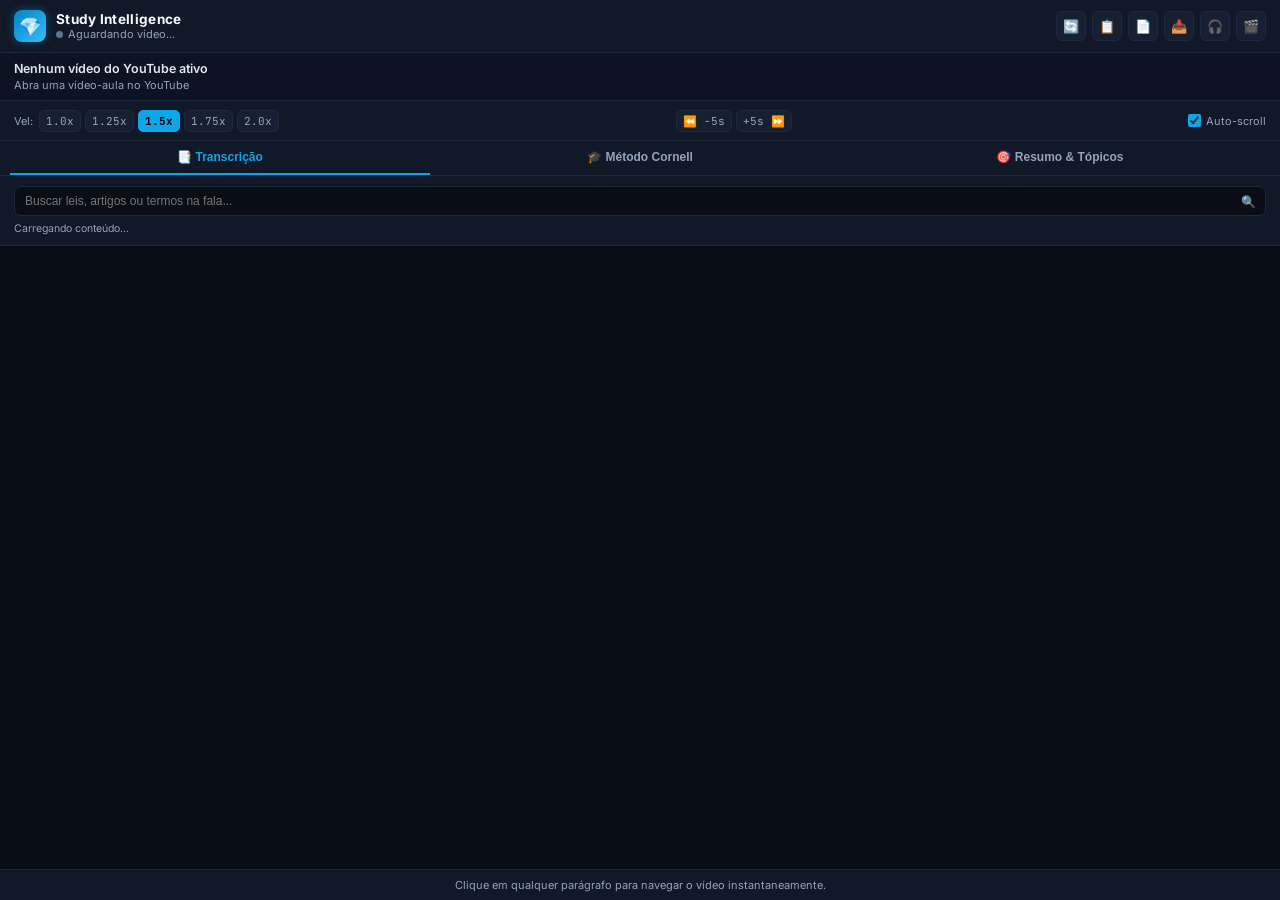
<file: chrome_extension/sidepanel/index.html>
<!DOCTYPE html>
<html lang="pt-BR">
<head>
  <meta charset="UTF-8">
  <meta name="viewport" content="width=device-width, initial-scale=1.0">
  <title>YouTube Study Intelligence</title>
  <link rel="stylesheet" href="style.css">
  <link rel="preconnect" href="https://fonts.googleapis.com">
  <link rel="preconnect" href="https://fonts.gstatic.com" crossorigin>
  <link href="https://fonts.googleapis.com/css2?family=Inter:wght@400;500;600;700&family=JetBrains+Mono:wght@400;600&display=swap" rel="stylesheet">
</head>
<body>

  <!-- Top App Header -->
  <header class="app-header">
    <div class="header-brand">
      <div class="diamond-badge">💎</div>
      <div class="brand-text">
        <h1 class="brand-title">Study Intelligence</h1>
        <div class="sync-indicator" id="sync-status">
          <span class="status-dot"></span>
          <span id="sync-label">Aguardando vídeo...</span>
        </div>
      </div>
    </div>

    <div class="header-actions">
      <button class="icon-btn" id="btn-refresh" title="Atualizar dados da aula">🔄</button>
      <button class="icon-btn" id="btn-copy" title="Copiar transcrição">📋</button>
      <button class="icon-btn" id="btn-download-pdf" title="Baixar Caderno de Estudos em PDF Estruturado (Método Cornell)">📄</button>
      <button class="icon-btn" id="btn-download" title="Baixar notas em Markdown">📥</button>
      <button class="icon-btn" id="btn-download-audio" title="Baixar áudio (MP3/M4A) para ouvir em mobilidade">🎧</button>
      <button class="icon-btn" id="btn-download-video" title="Baixar vídeo completo (MP4 720p/1080p)">🎬</button>
    </div>
  </header>

  <!-- Video Info Bar -->
  <div class="video-info-strip">
    <div class="video-title" id="display-video-title">Nenhum vídeo do YouTube ativo</div>
    <div class="video-channel" id="display-video-channel">Abra uma vídeo-aula no YouTube</div>
  </div>

  <!-- Player Control Bar -->
  <div class="controls-bar">
    <div class="speed-selector">
      <span class="ctrl-label">Vel:</span>
      <button class="btn-speed" data-rate="1.0">1.0x</button>
      <button class="btn-speed" data-rate="1.25">1.25x</button>
      <button class="btn-speed active" data-rate="1.5">1.5x</button>
      <button class="btn-speed" data-rate="1.75">1.75x</button>
      <button class="btn-speed" data-rate="2.0">2.0x</button>
    </div>

    <div class="step-controls">
      <button class="btn-step" id="btn-rewind" title="Voltar 5 segundos">⏪ -5s</button>
      <button class="btn-step" id="btn-forward" title="Avançar 5 segundos">+5s ⏩</button>
    </div>

    <div class="auto-scroll-wrap">
      <label class="toggle-label">
        <input type="checkbox" id="toggle-autoscroll" checked>
        <span>Auto-scroll</span>
      </label>
    </div>
  </div>

  <!-- Tab Navigation -->
  <nav class="tabs-nav">
    <button class="tab-btn active" data-tab="transcript">📑 Transcrição</button>
    <button class="tab-btn" data-tab="cornell">🎓 Método Cornell</button>
    <button class="tab-btn" data-tab="summary">🎯 Resumo & Tópicos</button>
  </nav>

  <!-- Search Filter Box -->
  <div class="search-section" id="search-section">
    <div class="search-wrapper">
      <input type="search" id="input-search" class="search-field" placeholder="Buscar leis, artigos ou termos na fala...">
      <span class="search-glass">🔍</span>
    </div>
    <div class="search-counter" id="search-counter">Carregando conteúdo...</div>
  </div>

  <!-- Main Content Container -->
  <main class="content-scrollable">
    
    <!-- Tab 1: Transcrição Sincronizada -->
    <section class="tab-pane active" id="pane-transcript">
      <div id="transcript-list" class="cards-list">
        <!-- Parágrafos inseridos dinamicamente -->
      </div>
    </section>

    <!-- Tab 2: Método Cornell -->
    <section class="tab-pane" id="pane-cornell">
      <div class="cornell-container" id="cornell-display">
        <!-- Caderno Cornell inserido dinamicamente -->
      </div>
    </section>

    <!-- Tab 3: Resumo & Tópicos -->
    <section class="tab-pane" id="pane-summary">
      <div class="summary-container" id="summary-display">
        <!-- Resumo inserido dinamicamente -->
      </div>
    </section>

    <!-- Estado Vazio / Carregamento -->
    <div class="empty-state" id="empty-state" style="display: none;">
      <div class="empty-icon">⏳</div>
      <h3 id="empty-title">Conectando ao Motor de Estudos...</h3>
      <p id="empty-desc">Certifique-se de que o vídeo do YouTube possui legendas ativas ou inicie o motor local com <code>python resumidor.py --serve</code>.</p>
      <button class="btn-action" id="btn-manual-load">⚡ Carregar Transcrição</button>
    </div>

  </main>

  <!-- Footer Actions -->
  <footer class="app-footer">
    <div class="footer-tip">Clique em qualquer parágrafo para navegar o vídeo instantaneamente.</div>
  </footer>

  <script src="script.js"></script>
</body>
</html>
</file>
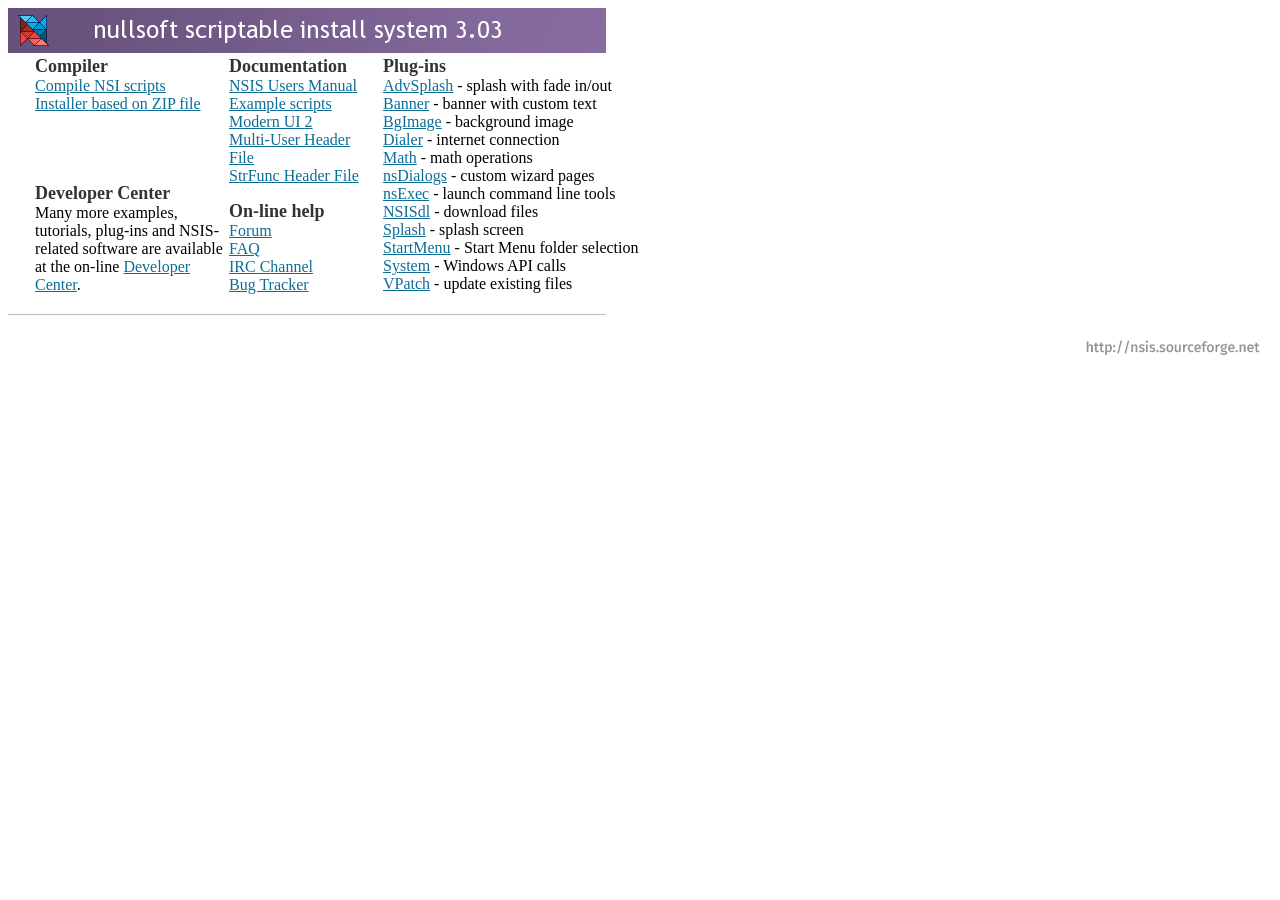
<file: tools/nsis/Menu/index.html>
<html>
<head><title>NSIS Menu</title></head>
<body link="#0C6E97">
	<div><img src="images/header.gif" width="598" height="45"></div>
	<table border="0">
		<tr>
			<td width="20">
			</td>
			<td width="190" valign="top">
				<p>
					<font size="+1" color="#333333"><b>Compiler</b></font><br>
					<a href="BIN:makensisw">Compile NSI scripts</a><br>
					<a href="BIN:zip2exe">Installer based on ZIP file</a><br>
					<br>
					<br>
					<br>
				</p>
				<p>
					<font size="+1" color="#333333"><b>Developer Center</b></font><br>
					Many more examples, tutorials, plug-ins and NSIS-related software are available
					at the on-line <a href="WEB:http://nsis.sourceforge.net/Developer_Center">Developer Center</a>.
				</p>
				</td>
			<td width="150" valign="top">
				<p>
					<font size="+1" color="#333333"><b>Documentation</b></font><br>
					<a href="DOC:NSIS.chm">NSIS Users Manual</a><br>
					<a href="DOC:Examples">Example scripts</a><br>
					<a href="DOC:Docs/Modern UI 2/Readme.html">Modern UI 2</a><br>
					<a href="DOC:Docs/MultiUser/Readme.html">Multi-User Header File</a><br>
					<a href="DOC:Docs/StrFunc/StrFunc.txt">StrFunc Header File</a></p>
				<p>
					<font size="+1" color="#333333"><b>On-line help</b></font><br>
					<a href="WEB:http://forums.winamp.com/forumdisplay.php?s=&forumid=65">Forum</a><br>
					<a href="WEB:http://nsis.sourceforge.net/FAQ">FAQ</a><br>
					<a href="WEB:irc://irc.landoleet.org/nsis">IRC Channel</a><br>
					<a href="WEB:http://sourceforge.net/tracker/?group_id=22049&atid=373085">Bug Tracker</a><br>
			</td>
			<td valign="top">
				<p>
					<font size="+1" color="#333333"><b>Plug-ins</b></font><br>
					<a href="DOC:Docs/AdvSplash/advsplash.txt">AdvSplash</a> - splash with fade in/out<br>
					<a href="DOC:Docs/Banner/Readme.txt">Banner</a> - banner with custom text<br>
					<a href="DOC:Docs/BgImage/BgImage.txt">BgImage</a> - background image<br>
					<a href="DOC:Docs/Dialer/Dialer.txt">Dialer</a> - internet connection<br>
					<a href="DOC:Docs/Math/Math.txt">Math</a> - math operations<br>
					<a href="DOC:Docs/nsDialogs/Readme.html">nsDialogs</a> - custom wizard pages<br>
					<a href="DOC:Docs/nsExec/nsExec.txt">nsExec</a> - launch command line tools<br>
					<a href="DOC:Docs/NSISdl/ReadMe.txt">NSISdl</a> - download files<br>
					<a href="DOC:Docs/Splash/splash.txt">Splash</a> - splash screen<br>
					<a href="DOC:Docs/StartMenu/Readme.txt">StartMenu</a> - Start Menu folder selection<br>
					<a href="DOC:Docs/System/System.html">System</a> - Windows API calls<br>
					<a href="DOC:Docs/VPatch/Readme.html">VPatch</a> - update existing files</p>
			</td>
		</tr>
	</table>
	<p>
		<img src="images/line.gif" width="598" height="3">
	</p>
	<div align="right">
		<a href="WEB:http://nsis.sourceforge.net/"><img src="images/site.gif" width="200" height="25"></a>
	</div>
</body>
</html>
</file>
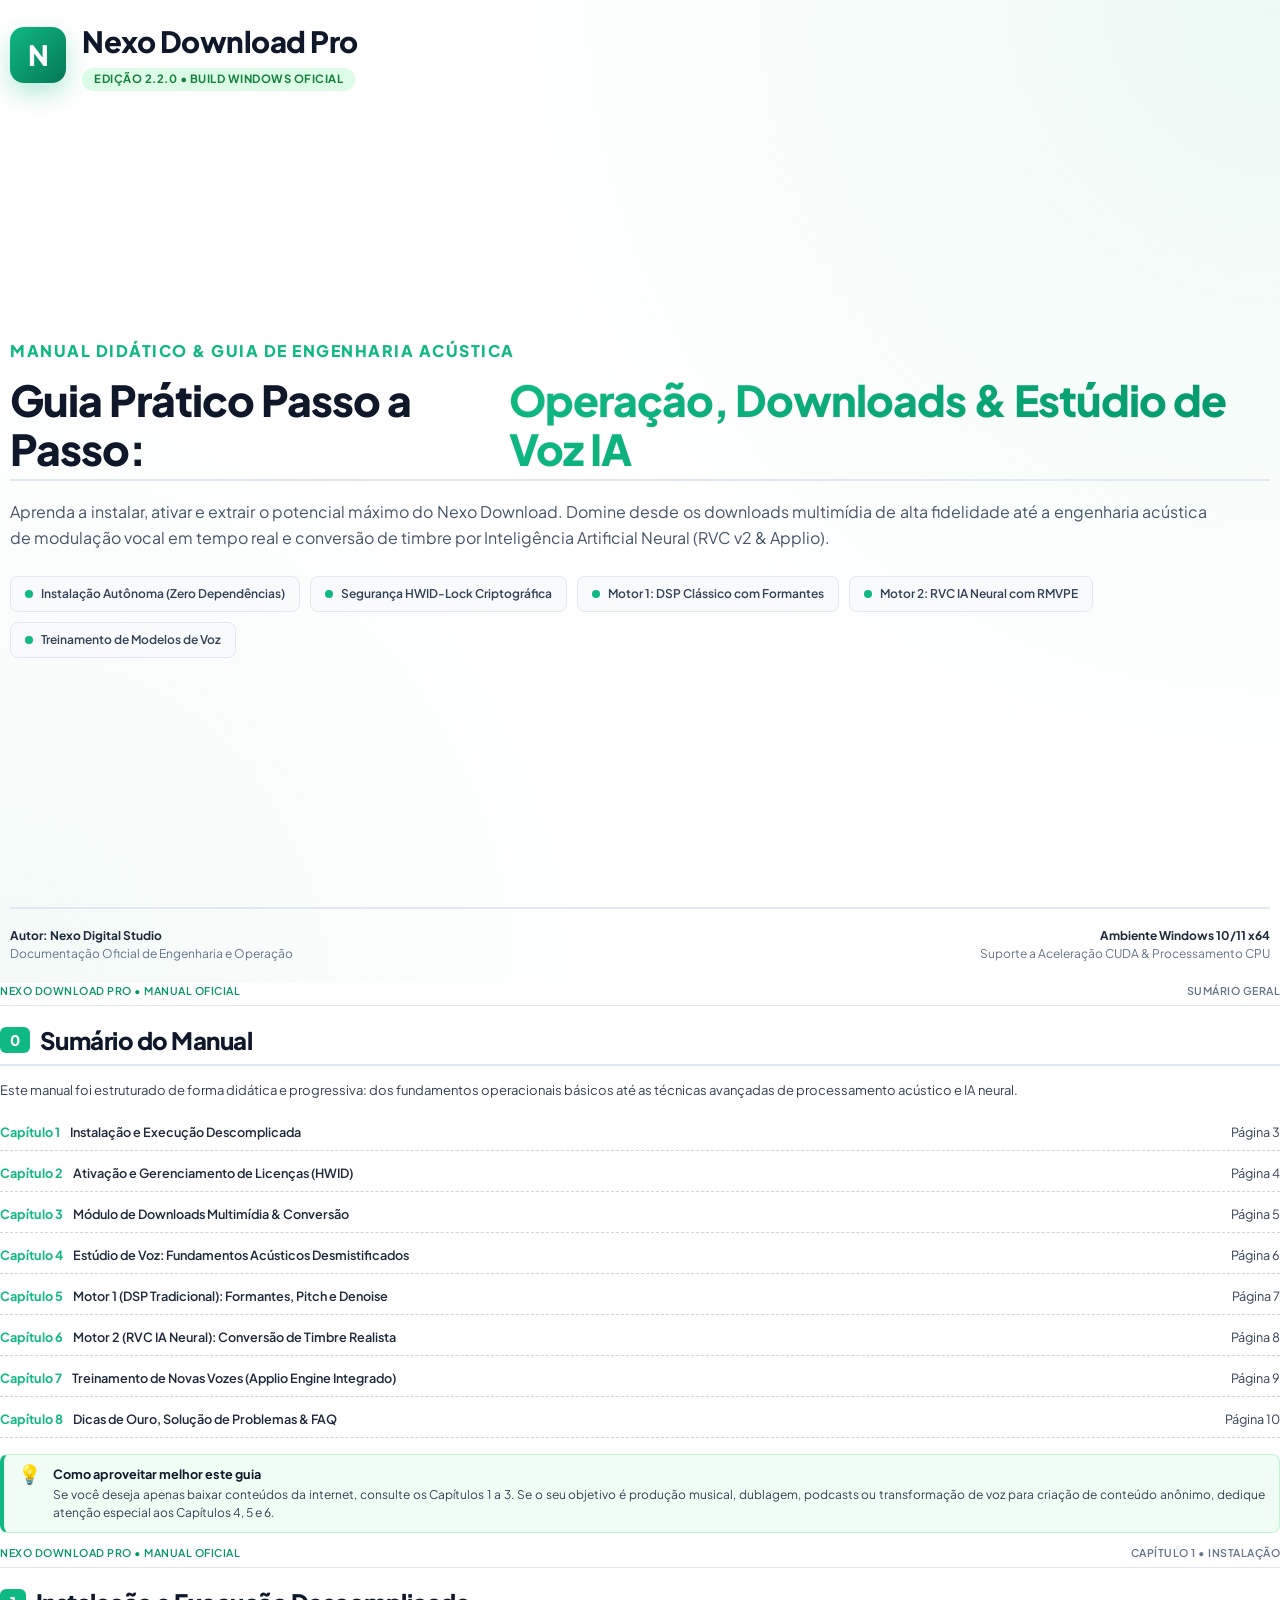
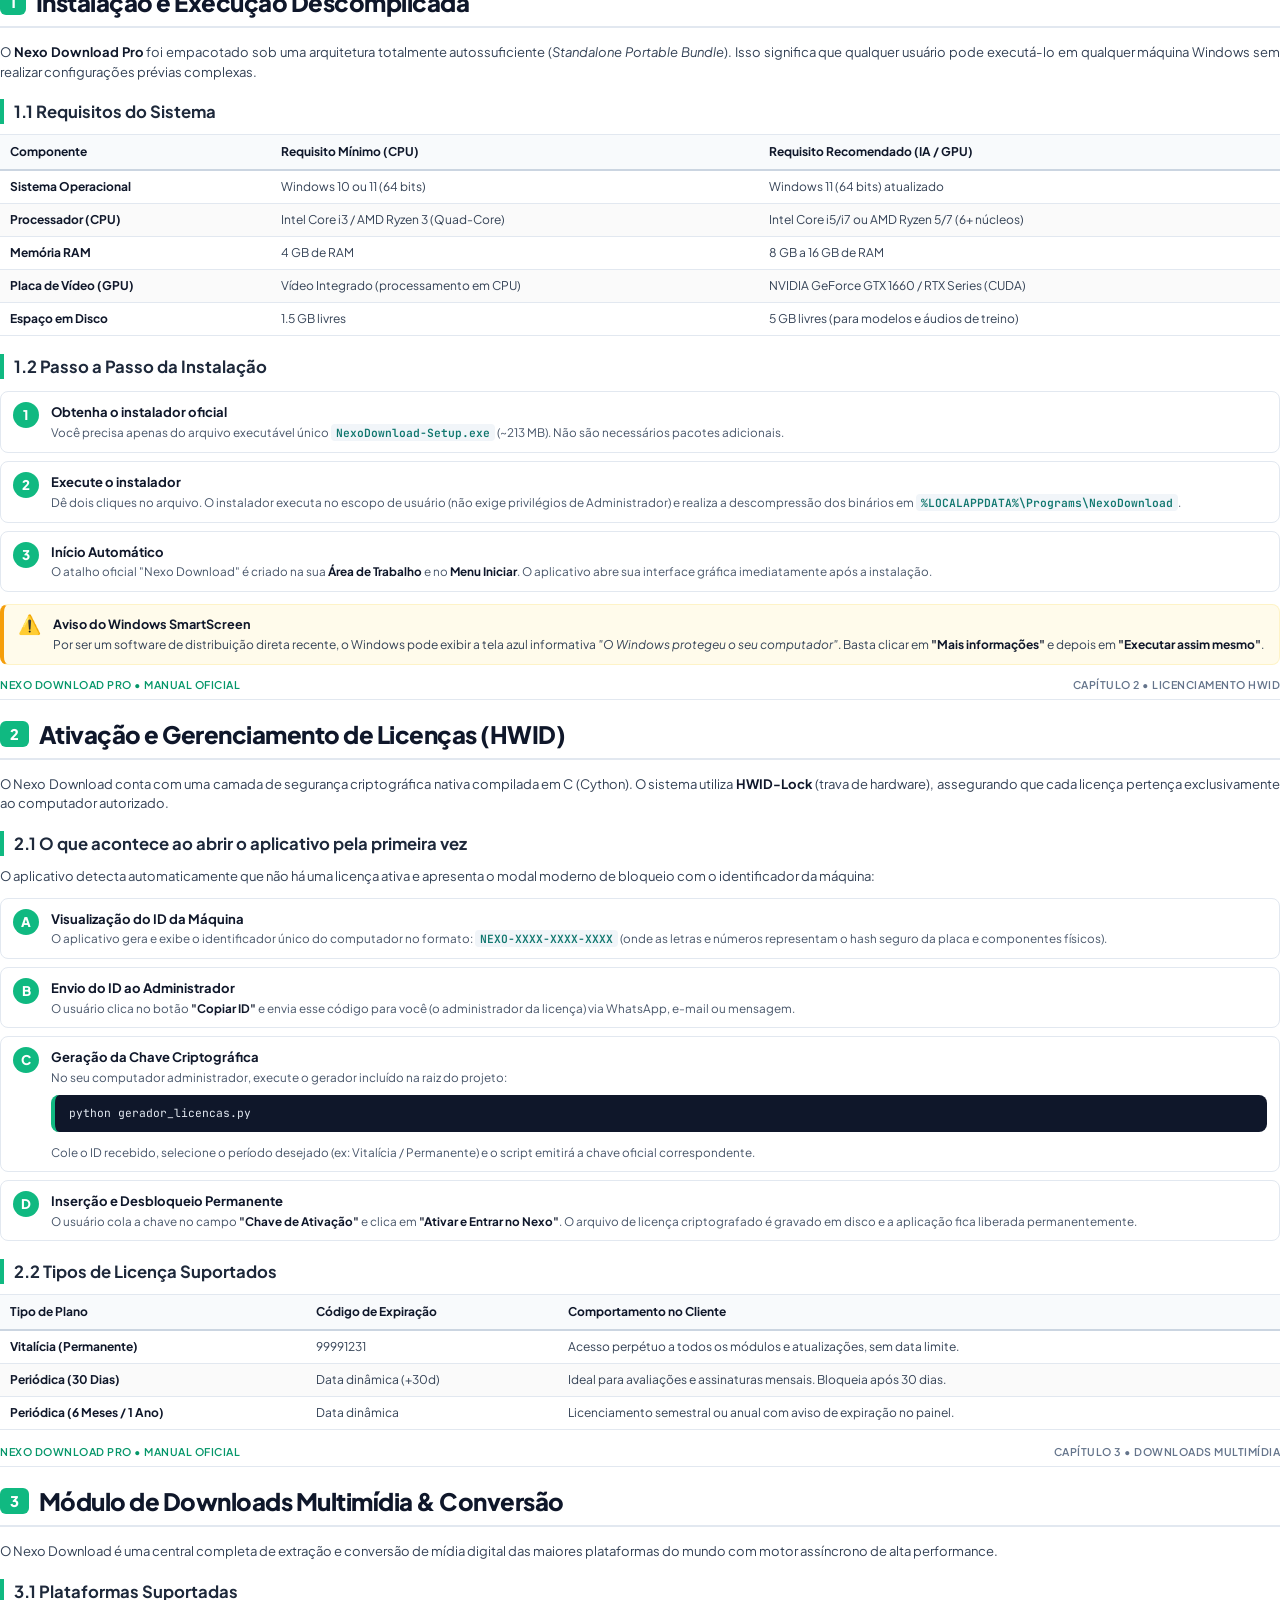
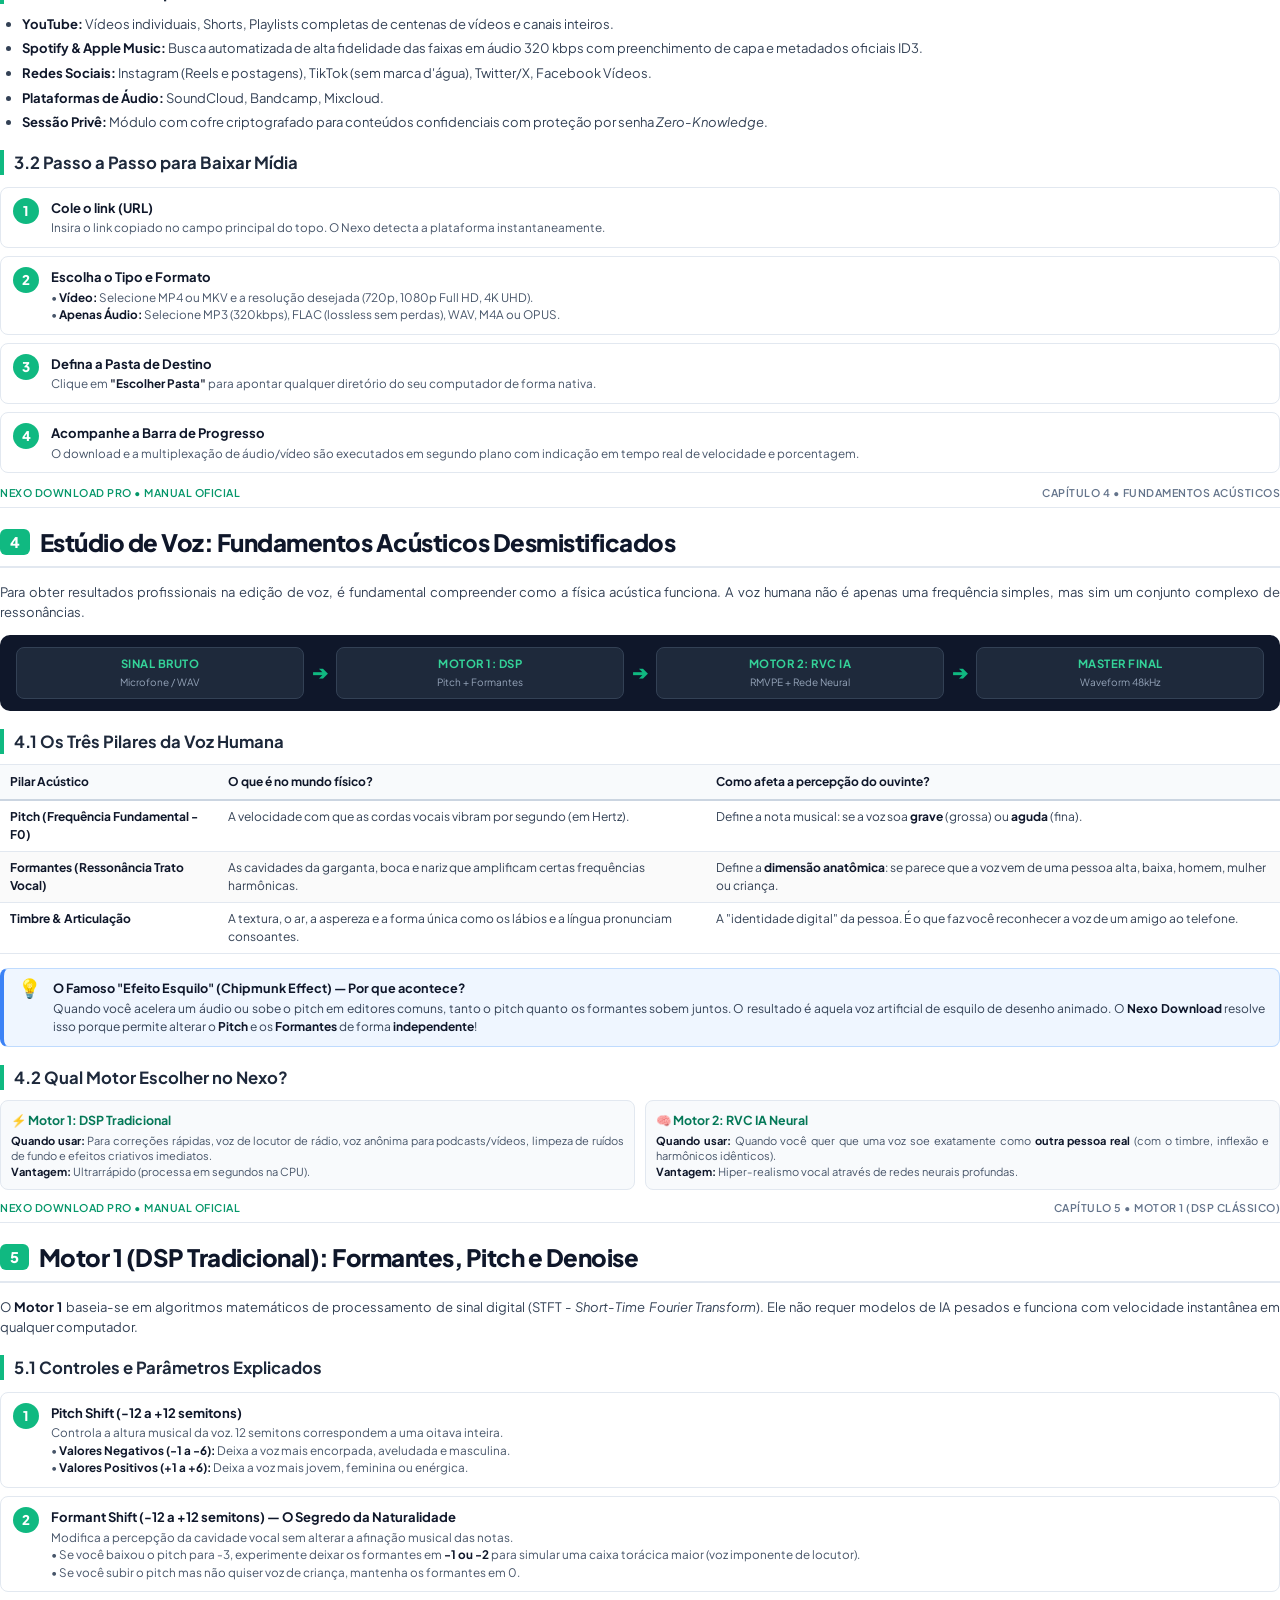
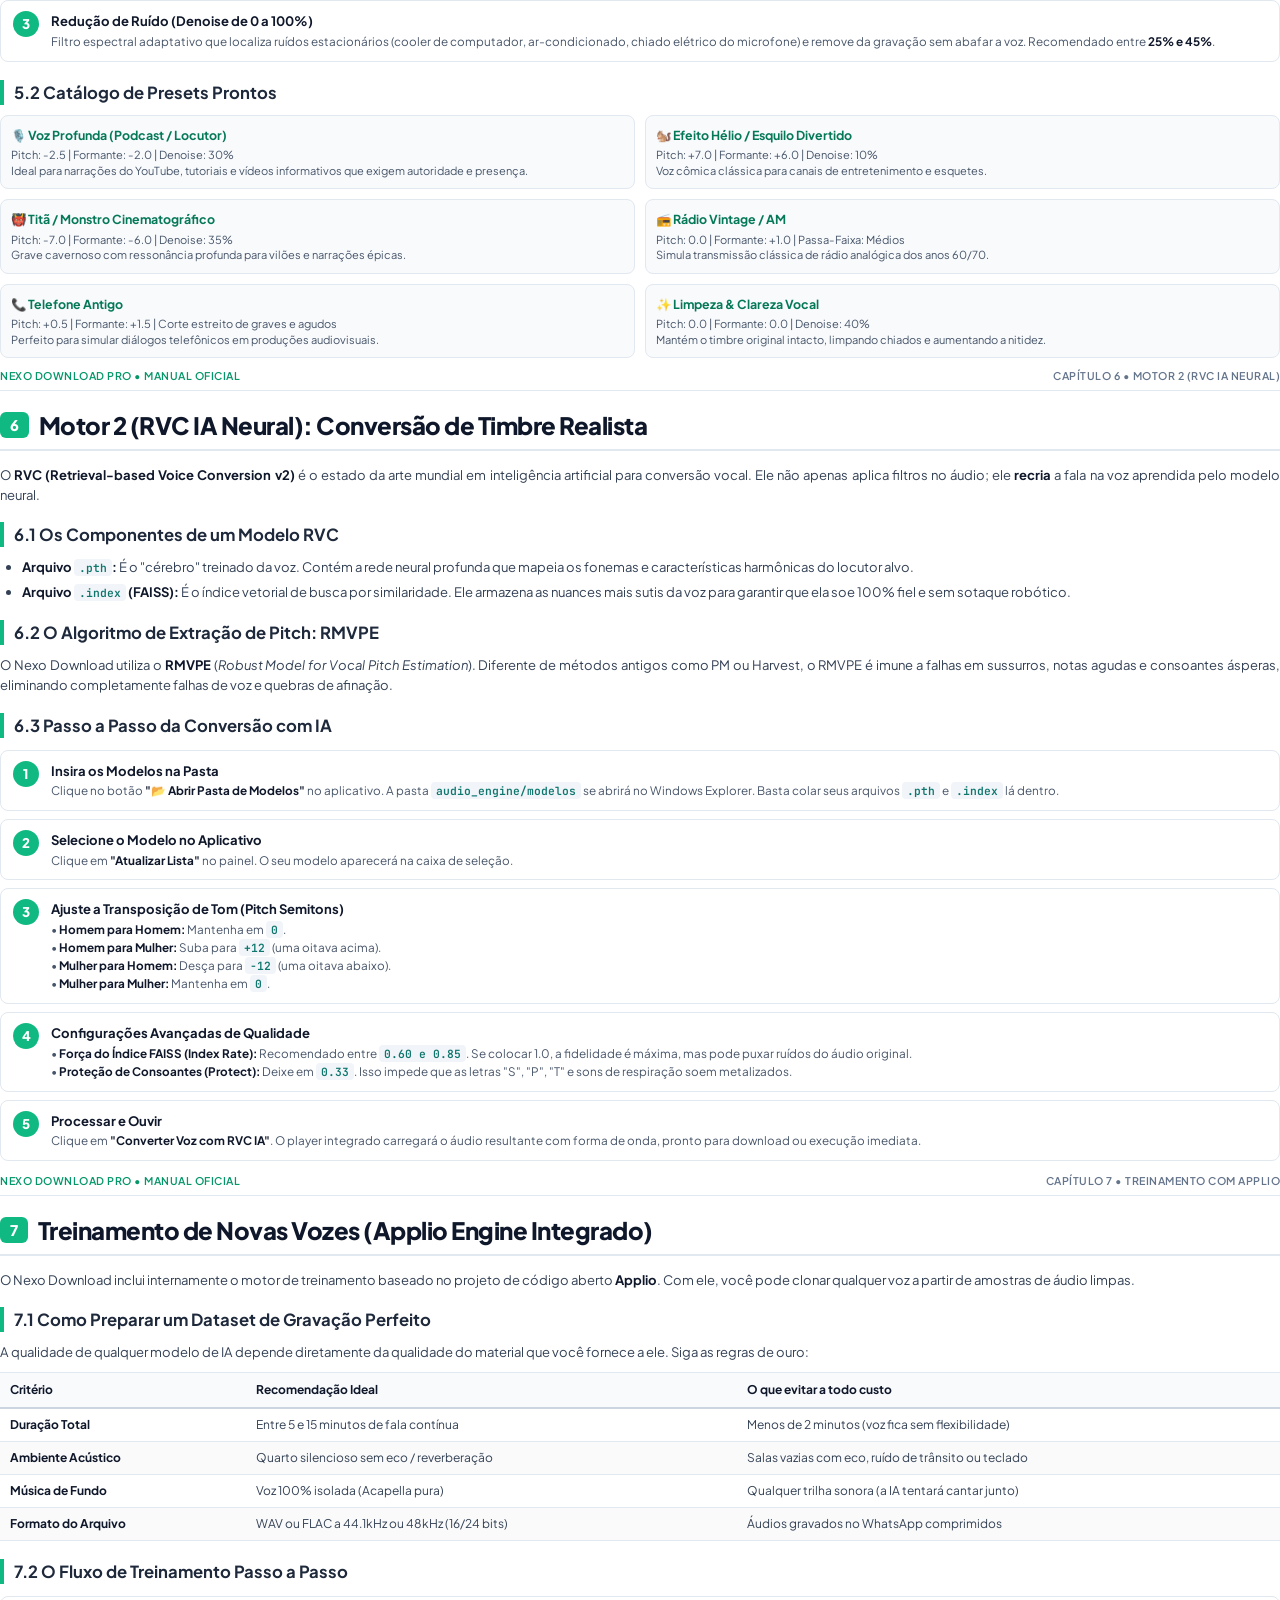
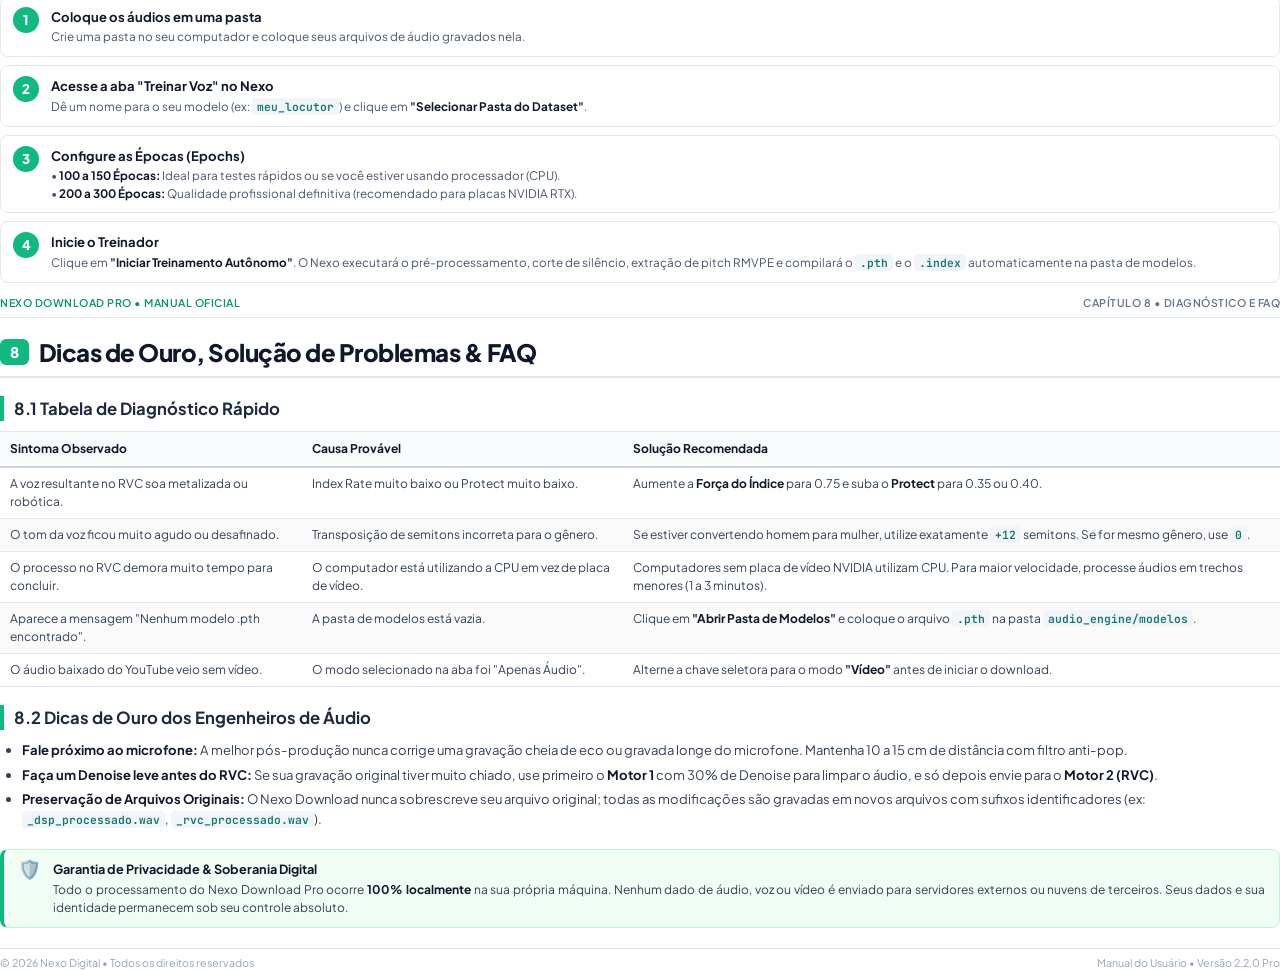
<file: manual_document.html>
<!DOCTYPE html>
<html lang="pt-BR">
<head>
    <meta charset="UTF-8">
    <title>Manual do Usuário - Nexo Download Pro & Estúdio de Voz IA</title>
    <style>
        @import url('https://fonts.googleapis.com/css2?family=Plus+Jakarta+Sans:wght@300;400;500;600;700;800&family=JetBrains+Mono:wght@400;500;700&display=swap');

        @page {
            size: A4;
            margin: 14mm 14mm 14mm 14mm;
        }

        * {
            box-sizing: border-box;
            -webkit-print-color-adjust: exact !important;
            print-color-adjust: exact !important;
        }

        body {
            font-family: 'Plus Jakarta Sans', -apple-system, BlinkMacSystemFont, 'Segoe UI', Roboto, sans-serif;
            color: #1e293b;
            background-color: #ffffff;
            line-height: 1.5;
            font-size: 9.8pt;
            margin: 0;
            padding: 0;
        }

        .page-break {
            page-break-before: always;
        }

        .no-break {
            page-break-inside: avoid;
        }

        /* HEADER E FOOTER DE PÁGINA */
        .page-header {
            display: flex;
            justify-content: space-between;
            align-items: center;
            border-bottom: 1px solid #e2e8f0;
            padding-bottom: 6px;
            margin-bottom: 16px;
            font-size: 8pt;
            color: #64748b;
            font-weight: 600;
            text-transform: uppercase;
            letter-spacing: 0.5px;
        }

        .page-header-brand {
            color: #059669;
            display: flex;
            align-items: center;
            gap: 6px;
        }

        .page-footer {
            margin-top: 20px;
            border-top: 1px solid #e2e8f0;
            padding-top: 6px;
            display: flex;
            justify-content: space-between;
            align-items: center;
            font-size: 8pt;
            color: #94a3b8;
        }

        /* ================================================================= */
        /* CAPA */
        /* ================================================================= */
        .cover {
            height: 260mm;
            display: flex;
            flex-direction: column;
            justify-content: space-between;
            padding: 20px 10px;
            background: radial-gradient(circle at top right, rgba(16, 185, 129, 0.08), transparent 50%),
                        radial-gradient(circle at bottom left, rgba(5, 150, 105, 0.05), transparent 40%);
        }

        .cover-header {
            display: flex;
            align-items: center;
            gap: 16px;
        }

        .cover-logo-icon {
            width: 56px;
            height: 56px;
            background: linear-gradient(135deg, #10b981, #047857);
            border-radius: 14px;
            display: flex;
            align-items: center;
            justify-content: center;
            box-shadow: 0 10px 25px rgba(16, 185, 129, 0.3);
            color: white;
            font-weight: 800;
            font-size: 28px;
        }

        .cover-brand-title {
            font-size: 22pt;
            font-weight: 800;
            color: #0f172a;
            letter-spacing: -0.5px;
        }

        .cover-badge-tech {
            display: inline-block;
            background: #dcfce7;
            color: #15803d;
            padding: 3px 12px;
            border-radius: 999px;
            font-size: 8.5pt;
            font-weight: 700;
            text-transform: uppercase;
            letter-spacing: 0.5px;
            margin-top: 4px;
        }

        .cover-main {
            margin: auto 0;
        }

        .cover-tagline {
            color: #10b981;
            font-size: 12pt;
            font-weight: 800;
            text-transform: uppercase;
            letter-spacing: 1.5px;
            margin-bottom: 12px;
        }

        .cover-title {
            font-size: 32pt;
            font-weight: 800;
            color: #0f172a;
            line-height: 1.15;
            letter-spacing: -1px;
            margin: 0 0 18px 0;
        }

        .cover-title span {
            background: linear-gradient(135deg, #10b981, #059669);
            -webkit-background-clip: text;
            -webkit-text-fill-color: transparent;
        }

        .cover-description {
            font-size: 12pt;
            color: #475569;
            max-width: 95%;
            line-height: 1.6;
            margin-bottom: 26px;
        }

        .cover-feature-pills {
            display: flex;
            flex-wrap: wrap;
            gap: 10px;
        }

        .feature-pill {
            background: #f8fafc;
            border: 1px solid #e2e8f0;
            border-radius: 8px;
            padding: 8px 14px;
            font-size: 9pt;
            font-weight: 600;
            color: #334155;
            display: flex;
            align-items: center;
            gap: 8px;
        }

        .feature-pill-dot {
            width: 8px;
            height: 8px;
            border-radius: 50%;
            background: #10b981;
        }

        .cover-footer {
            border-top: 2px solid #e2e8f0;
            padding-top: 18px;
            display: flex;
            justify-content: space-between;
            align-items: flex-end;
            font-size: 9pt;
            color: #64748b;
        }

        .cover-footer-meta {
            font-weight: 700;
            color: #1e293b;
        }

        /* ================================================================= */
        /* TIPOGRAFIA & CABEÇALHOS */
        /* ================================================================= */
        h1 {
            font-size: 18pt;
            font-weight: 800;
            color: #0f172a;
            border-bottom: 2px solid #e2e8f0;
            padding-bottom: 6px;
            margin-top: 0;
            margin-bottom: 14px;
            letter-spacing: -0.5px;
            display: flex;
            align-items: center;
            gap: 10px;
        }

        h1 .chap-num {
            background: #10b981;
            color: white;
            padding: 2px 10px;
            border-radius: 6px;
            font-size: 11pt;
            font-weight: 800;
        }

        h2 {
            font-size: 12.5pt;
            font-weight: 700;
            color: #1e293b;
            margin-top: 18px;
            margin-bottom: 10px;
            border-left: 4px solid #10b981;
            padding-left: 10px;
        }

        h3 {
            font-size: 10.5pt;
            font-weight: 700;
            color: #334155;
            margin-top: 12px;
            margin-bottom: 6px;
        }

        p {
            margin: 0 0 10px 0;
            color: #334155;
            text-align: justify;
        }

        ul, ol {
            margin: 0 0 12px 0;
            padding-left: 22px;
            color: #334155;
        }

        li {
            margin-bottom: 5px;
        }

        strong {
            color: #0f172a;
        }

        code {
            font-family: 'JetBrains Mono', monospace;
            background: #f1f5f9;
            color: #0f766e;
            padding: 1px 5px;
            border-radius: 4px;
            font-size: 8.5pt;
            font-weight: 600;
        }

        pre {
            background: #0f172a;
            color: #e2e8f0;
            padding: 10px 14px;
            border-radius: 8px;
            font-family: 'JetBrains Mono', monospace;
            font-size: 8.5pt;
            overflow-x: auto;
            margin: 8px 0 12px 0;
            border-left: 4px solid #10b981;
        }

        /* ================================================================= */
        /* CARDS, CALLOUTS E PASSOS */
        /* ================================================================= */
        .callout {
            border-radius: 8px;
            padding: 10px 14px;
            margin: 12px 0;
            display: flex;
            gap: 12px;
            page-break-inside: avoid;
        }

        .callout-info {
            background: #f0fdf4;
            border: 1px solid #bbf7d0;
            border-left: 4px solid #10b981;
        }

        .callout-warning {
            background: #fffbeb;
            border: 1px solid #fef3c7;
            border-left: 4px solid #f59e0b;
        }

        .callout-tip {
            background: #eff6ff;
            border: 1px solid #bfdbfe;
            border-left: 4px solid #3b82f6;
        }

        .callout-icon {
            font-size: 14pt;
            line-height: 1;
        }

        .callout-body {
            flex: 1;
        }

        .callout-title {
            font-weight: 700;
            font-size: 9.5pt;
            margin-bottom: 2px;
            color: #0f172a;
        }

        .callout-body p {
            margin: 0;
            font-size: 9pt;
        }

        /* TABELAS */
        table {
            width: 100%;
            border-collapse: collapse;
            margin: 10px 0 14px 0;
            font-size: 9pt;
            page-break-inside: avoid;
        }

        th {
            background: #f8fafc;
            color: #0f172a;
            font-weight: 700;
            text-align: left;
            padding: 8px 10px;
            border-bottom: 2px solid #cbd5e1;
            border-top: 1px solid #e2e8f0;
        }

        td {
            padding: 7px 10px;
            border-bottom: 1px solid #e2e8f0;
            color: #334155;
            vertical-align: top;
        }

        tr:nth-child(even) td {
            background: #fafafa;
        }

        /* PASSOS NUMERADOS */
        .steps-container {
            margin: 12px 0;
            display: flex;
            flex-direction: column;
            gap: 8px;
        }

        .step-card {
            background: #ffffff;
            border: 1px solid #e2e8f0;
            border-radius: 8px;
            padding: 10px 12px;
            display: flex;
            gap: 12px;
            align-items: flex-start;
            page-break-inside: avoid;
        }

        .step-number {
            width: 26px;
            height: 26px;
            background: #10b981;
            color: white;
            border-radius: 50%;
            display: flex;
            align-items: center;
            justify-content: center;
            font-weight: 800;
            font-size: 10pt;
            flex-shrink: 0;
        }

        .step-content {
            flex: 1;
        }

        .step-title {
            font-weight: 700;
            font-size: 9.8pt;
            color: #0f172a;
            margin-bottom: 2px;
        }

        .step-text {
            font-size: 8.8pt;
            color: #475569;
            margin: 0;
        }

        /* DIAGRAMA DE FLUXO VISUAL */
        .flow-diagram {
            display: flex;
            align-items: center;
            justify-content: space-between;
            background: #0f172a;
            color: white;
            border-radius: 10px;
            padding: 12px 16px;
            margin: 14px 0;
            page-break-inside: avoid;
        }

        .flow-node {
            background: #1e293b;
            border: 1px solid #334155;
            border-radius: 8px;
            padding: 8px 12px;
            text-align: center;
            flex: 1;
        }

        .flow-node-title {
            font-weight: 700;
            font-size: 8.5pt;
            color: #34d399;
            text-transform: uppercase;
            letter-spacing: 0.5px;
        }

        .flow-node-sub {
            font-size: 7.5pt;
            color: #94a3b8;
            margin-top: 2px;
        }

        .flow-arrow {
            color: #10b981;
            font-weight: 800;
            font-size: 14pt;
            padding: 0 8px;
        }

        /* GRID DE PRESETS */
        .preset-grid {
            display: grid;
            grid-template-columns: 1fr 1fr;
            gap: 10px;
            margin: 10px 0;
            page-break-inside: avoid;
        }

        .preset-card {
            border: 1px solid #e2e8f0;
            background: #f8fafc;
            border-radius: 8px;
            padding: 10px;
        }

        .preset-name {
            font-weight: 700;
            color: #047857;
            font-size: 9.3pt;
            margin-bottom: 3px;
            display: flex;
            align-items: center;
            gap: 6px;
        }

        .preset-desc {
            font-size: 8.3pt;
            color: #475569;
            margin: 0;
            line-height: 1.4;
        }

        /* SUMÁRIO */
        .toc-list {
            list-style: none;
            padding: 0;
            margin: 16px 0;
        }

        .toc-item {
            display: flex;
            justify-content: space-between;
            align-items: center;
            padding: 8px 0;
            border-bottom: 1px dashed #cbd5e1;
            font-size: 9.5pt;
        }

        .toc-item-title {
            font-weight: 600;
            color: #1e293b;
        }

        .toc-item-chap {
            color: #10b981;
            font-weight: 700;
            margin-right: 8px;
        }

        /* MOCKUP DA INTERFACE */
        .ui-mockup-box {
            background: #0f172a;
            border-radius: 8px;
            padding: 12px;
            color: #e2e8f0;
            margin: 10px 0;
            border: 1px solid #334155;
            page-break-inside: avoid;
            font-family: 'JetBrains Mono', monospace;
            font-size: 8pt;
        }

        .ui-mockup-header {
            display: flex;
            gap: 6px;
            margin-bottom: 10px;
        }

        .ui-circle {
            width: 9px;
            height: 9px;
            border-radius: 50%;
        }
    </style>
</head>
<body>

    <!-- ================================================================= -->
    <!-- CAPA -->
    <!-- ================================================================= -->
    <div class="cover">
        <div class="cover-header">
            <div class="cover-logo-icon">N</div>
            <div>
                <div class="cover-brand-title">Nexo Download Pro</div>
                <div class="cover-badge-tech">Edição 2.2.0 • Build Windows Oficial</div>
            </div>
        </div>

        <div class="cover-main">
            <div class="cover-tagline">Manual Didático & Guia de Engenharia Acústica</div>
            <h1 class="cover-title">Guia Prático Passo a Passo: <span>Operação, Downloads & Estúdio de Voz IA</span></h1>
            <p class="cover-description">
                Aprenda a instalar, ativar e extrair o potencial máximo do Nexo Download.
                Domine desde os downloads multimídia de alta fidelidade até a engenharia acústica de
                modulação vocal em tempo real e conversão de timbre por Inteligência Artificial Neural (RVC v2 & Applio).
            </p>

            <div class="cover-feature-pills">
                <div class="feature-pill"><div class="feature-pill-dot"></div>Instalação Autônoma (Zero Dependências)</div>
                <div class="feature-pill"><div class="feature-pill-dot"></div>Segurança HWID-Lock Criptográfica</div>
                <div class="feature-pill"><div class="feature-pill-dot"></div>Motor 1: DSP Clássico com Formantes</div>
                <div class="feature-pill"><div class="feature-pill-dot"></div>Motor 2: RVC IA Neural com RMVPE</div>
                <div class="feature-pill"><div class="feature-pill-dot"></div>Treinamento de Modelos de Voz</div>
            </div>
        </div>

        <div class="cover-footer">
            <div>
                <div class="cover-footer-meta">Autor: Nexo Digital Studio</div>
                <div>Documentação Oficial de Engenharia e Operação</div>
            </div>
            <div style="text-align: right;">
                <div class="cover-footer-meta">Ambiente Windows 10/11 x64</div>
                <div>Suporte a Aceleração CUDA & Processamento CPU</div>
            </div>
        </div>
    </div>

    <!-- ================================================================= -->
    <!-- SUMÁRIO -->
    <!-- ================================================================= -->
    <div class="page-break"></div>
    <div class="page-header">
        <span class="page-header-brand">Nexo Download Pro • Manual Oficial</span>
        <span>Sumário Geral</span>
    </div>

    <h1><span class="chap-num">0</span> Sumário do Manual</h1>
    <p>Este manual foi estruturado de forma didática e progressiva: dos fundamentos operacionais básicos até as técnicas avançadas de processamento acústico e IA neural.</p>

    <ul class="toc-list">
        <li class="toc-item">
            <span class="toc-item-title"><span class="toc-item-chap">Capítulo 1</span> Instalação e Execução Descomplicada</span>
            <span>Página 3</span>
        </li>
        <li class="toc-item">
            <span class="toc-item-title"><span class="toc-item-chap">Capítulo 2</span> Ativação e Gerenciamento de Licenças (HWID)</span>
            <span>Página 4</span>
        </li>
        <li class="toc-item">
            <span class="toc-item-title"><span class="toc-item-chap">Capítulo 3</span> Módulo de Downloads Multimídia & Conversão</span>
            <span>Página 5</span>
        </li>
        <li class="toc-item">
            <span class="toc-item-title"><span class="toc-item-chap">Capítulo 4</span> Estúdio de Voz: Fundamentos Acústicos Desmistificados</span>
            <span>Página 6</span>
        </li>
        <li class="toc-item">
            <span class="toc-item-title"><span class="toc-item-chap">Capítulo 5</span> Motor 1 (DSP Tradicional): Formantes, Pitch e Denoise</span>
            <span>Página 7</span>
        </li>
        <li class="toc-item">
            <span class="toc-item-title"><span class="toc-item-chap">Capítulo 6</span> Motor 2 (RVC IA Neural): Conversão de Timbre Realista</span>
            <span>Página 8</span>
        </li>
        <li class="toc-item">
            <span class="toc-item-title"><span class="toc-item-chap">Capítulo 7</span> Treinamento de Novas Vozes (Applio Engine Integrado)</span>
            <span>Página 9</span>
        </li>
        <li class="toc-item">
            <span class="toc-item-title"><span class="toc-item-chap">Capítulo 8</span> Dicas de Ouro, Solução de Problemas & FAQ</span>
            <span>Página 10</span>
        </li>
    </ul>

    <div class="callout callout-info">
        <div class="callout-icon">💡</div>
        <div class="callout-body">
            <div class="callout-title">Como aproveitar melhor este guia</div>
            <p>Se você deseja apenas baixar conteúdos da internet, consulte os Capítulos 1 a 3. Se o seu objetivo é produção musical, dublagem, podcasts ou transformação de voz para criação de conteúdo anônimo, dedique atenção especial aos Capítulos 4, 5 e 6.</p>
        </div>
    </div>

    <!-- ================================================================= -->
    <!-- CAPÍTULO 1 -->
    <!-- ================================================================= -->
    <div class="page-break"></div>
    <div class="page-header">
        <span class="page-header-brand">Nexo Download Pro • Manual Oficial</span>
        <span>Capítulo 1 • Instalação</span>
    </div>

    <h1><span class="chap-num">1</span> Instalação e Execução Descomplicada</h1>
    
    <p>O <strong>Nexo Download Pro</strong> foi empacotado sob uma arquitetura totalmente autossuficiente (<em>Standalone Portable Bundle</em>). Isso significa que qualquer usuário pode executá-lo em qualquer máquina Windows sem realizar configurações prévias complexas.</p>

    <h2>1.1 Requisitos do Sistema</h2>
    <table>
        <thead>
            <tr>
                <th>Componente</th>
                <th>Requisito Mínimo (CPU)</th>
                <th>Requisito Recomendado (IA / GPU)</th>
            </tr>
        </thead>
        <tbody>
            <tr>
                <td><strong>Sistema Operacional</strong></td>
                <td>Windows 10 ou 11 (64 bits)</td>
                <td>Windows 11 (64 bits) atualizado</td>
            </tr>
            <tr>
                <td><strong>Processador (CPU)</strong></td>
                <td>Intel Core i3 / AMD Ryzen 3 (Quad-Core)</td>
                <td>Intel Core i5/i7 ou AMD Ryzen 5/7 (6+ núcleos)</td>
            </tr>
            <tr>
                <td><strong>Memória RAM</strong></td>
                <td>4 GB de RAM</td>
                <td>8 GB a 16 GB de RAM</td>
            </tr>
            <tr>
                <td><strong>Placa de Vídeo (GPU)</strong></td>
                <td>Vídeo Integrado (processamento em CPU)</td>
                <td>NVIDIA GeForce GTX 1660 / RTX Series (CUDA)</td>
            </tr>
            <tr>
                <td><strong>Espaço em Disco</strong></td>
                <td>1.5 GB livres</td>
                <td>5 GB livres (para modelos e áudios de treino)</td>
            </tr>
        </tbody>
    </table>

    <h2>1.2 Passo a Passo da Instalação</h2>
    <div class="steps-container">
        <div class="step-card">
            <div class="step-number">1</div>
            <div class="step-content">
                <div class="step-title">Obtenha o instalador oficial</div>
                <p class="step-text">Você precisa apenas do arquivo executável único <code>NexoDownload-Setup.exe</code> (~213 MB). Não são necessários pacotes adicionais.</p>
            </div>
        </div>

        <div class="step-card">
            <div class="step-number">2</div>
            <div class="step-content">
                <div class="step-title">Execute o instalador</div>
                <p class="step-text">Dê dois cliques no arquivo. O instalador executa no escopo de usuário (não exige privilégios de Administrador) e realiza a descompressão dos binários em <code>%LOCALAPPDATA%\Programs\NexoDownload</code>.</p>
            </div>
        </div>

        <div class="step-card">
            <div class="step-number">3</div>
            <div class="step-content">
                <div class="step-title">Início Automático</div>
                <p class="step-text">O atalho oficial "Nexo Download" é criado na sua <strong>Área de Trabalho</strong> e no <strong>Menu Iniciar</strong>. O aplicativo abre sua interface gráfica imediatamente após a instalação.</p>
            </div>
        </div>
    </div>

    <div class="callout callout-warning">
        <div class="callout-icon">⚠️</div>
        <div class="callout-body">
            <div class="callout-title">Aviso do Windows SmartScreen</div>
            <p>Por ser um software de distribuição direta recente, o Windows pode exibir a tela azul informativa <em>"O Windows protegeu o seu computador"</em>. Basta clicar em <strong>"Mais informações"</strong> e depois em <strong>"Executar assim mesmo"</strong>.</p>
        </div>
    </div>

    <!-- ================================================================= -->
    <!-- CAPÍTULO 2 -->
    <!-- ================================================================= -->
    <div class="page-break"></div>
    <div class="page-header">
        <span class="page-header-brand">Nexo Download Pro • Manual Oficial</span>
        <span>Capítulo 2 • Licenciamento HWID</span>
    </div>

    <h1><span class="chap-num">2</span> Ativação e Gerenciamento de Licenças (HWID)</h1>

    <p>O Nexo Download conta com uma camada de segurança criptográfica nativa compilada em C (Cython). O sistema utiliza <strong>HWID-Lock</strong> (trava de hardware), assegurando que cada licença pertença exclusivamente ao computador autorizado.</p>

    <h2>2.1 O que acontece ao abrir o aplicativo pela primeira vez</h2>
    <p>O aplicativo detecta automaticamente que não há uma licença ativa e apresenta o modal moderno de bloqueio com o identificador da máquina:</p>

    <div class="steps-container">
        <div class="step-card">
            <div class="step-number">A</div>
            <div class="step-content">
                <div class="step-title">Visualização do ID da Máquina</div>
                <p class="step-text">O aplicativo gera e exibe o identificador único do computador no formato: <code>NEXO-XXXX-XXXX-XXXX</code> (onde as letras e números representam o hash seguro da placa e componentes físicos).</p>
            </div>
        </div>

        <div class="step-card">
            <div class="step-number">B</div>
            <div class="step-content">
                <div class="step-title">Envio do ID ao Administrador</div>
                <p class="step-text">O usuário clica no botão <strong>"Copiar ID"</strong> e envia esse código para você (o administrador da licença) via WhatsApp, e-mail ou mensagem.</p>
            </div>
        </div>

        <div class="step-card">
            <div class="step-number">C</div>
            <div class="step-content">
                <div class="step-title">Geração da Chave Criptográfica</div>
                <p class="step-text">No seu computador administrador, execute o gerador incluído na raiz do projeto:</p>
                <pre>python gerador_licencas.py</pre>
                <p class="step-text">Cole o ID recebido, selecione o período desejado (ex: Vitalícia / Permanente) e o script emitirá a chave oficial correspondente.</p>
            </div>
        </div>

        <div class="step-card">
            <div class="step-number">D</div>
            <div class="step-content">
                <div class="step-title">Inserção e Desbloqueio Permanente</div>
                <p class="step-text">O usuário cola a chave no campo <strong>"Chave de Ativação"</strong> e clica em <strong>"Ativar e Entrar no Nexo"</strong>. O arquivo de licença criptografado é gravado em disco e a aplicação fica liberada permanentemente.</p>
            </div>
        </div>
    </div>

    <h2>2.2 Tipos de Licença Suportados</h2>
    <table>
        <thead>
            <tr>
                <th>Tipo de Plano</th>
                <th>Código de Expiração</th>
                <th>Comportamento no Cliente</th>
            </tr>
        </thead>
        <tbody>
            <tr>
                <td><strong>Vitalícia (Permanente)</strong></td>
                <td>99991231</td>
                <td>Acesso perpétuo a todos os módulos e atualizações, sem data limite.</td>
            </tr>
            <tr>
                <td><strong>Periódica (30 Dias)</strong></td>
                <td>Data dinâmica (+30d)</td>
                <td>Ideal para avaliações e assinaturas mensais. Bloqueia após 30 dias.</td>
            </tr>
            <tr>
                <td><strong>Periódica (6 Meses / 1 Ano)</strong></td>
                <td>Data dinâmica</td>
                <td>Licenciamento semestral ou anual com aviso de expiração no painel.</td>
            </tr>
        </tbody>
    </table>

    <!-- ================================================================= -->
    <!-- CAPÍTULO 3 -->
    <!-- ================================================================= -->
    <div class="page-break"></div>
    <div class="page-header">
        <span class="page-header-brand">Nexo Download Pro • Manual Oficial</span>
        <span>Capítulo 3 • Downloads Multimídia</span>
    </div>

    <h1><span class="chap-num">3</span> Módulo de Downloads Multimídia & Conversão</h1>

    <p>O Nexo Download é uma central completa de extração e conversão de mídia digital das maiores plataformas do mundo com motor assíncrono de alta performance.</p>

    <h2>3.1 Plataformas Suportadas</h2>
    <ul>
        <li><strong>YouTube:</strong> Vídeos individuais, Shorts, Playlists completas de centenas de vídeos e canais inteiros.</li>
        <li><strong>Spotify & Apple Music:</strong> Busca automatizada de alta fidelidade das faixas em áudio 320 kbps com preenchimento de capa e metadados oficiais ID3.</li>
        <li><strong>Redes Sociais:</strong> Instagram (Reels e postagens), TikTok (sem marca d'água), Twitter/X, Facebook Vídeos.</li>
        <li><strong>Plataformas de Áudio:</strong> SoundCloud, Bandcamp, Mixcloud.</li>
        <li><strong>Sessão Privê:</strong> Módulo com cofre criptografado para conteúdos confidenciais com proteção por senha <em>Zero-Knowledge</em>.</li>
    </ul>

    <h2>3.2 Passo a Passo para Baixar Mídia</h2>
    <div class="steps-container">
        <div class="step-card">
            <div class="step-number">1</div>
            <div class="step-content">
                <div class="step-title">Cole o link (URL)</div>
                <p class="step-text">Insira o link copiado no campo principal do topo. O Nexo detecta a plataforma instantaneamente.</p>
            </div>
        </div>

        <div class="step-card">
            <div class="step-number">2</div>
            <div class="step-content">
                <div class="step-title">Escolha o Tipo e Formato</div>
                <p class="step-text">
                    • <strong>Vídeo:</strong> Selecione MP4 ou MKV e a resolução desejada (720p, 1080p Full HD, 4K UHD).<br>
                    • <strong>Apenas Áudio:</strong> Selecione MP3 (320kbps), FLAC (lossless sem perdas), WAV, M4A ou OPUS.
                </p>
            </div>
        </div>

        <div class="step-card">
            <div class="step-number">3</div>
            <div class="step-content">
                <div class="step-title">Defina a Pasta de Destino</div>
                <p class="step-text">Clique em <strong>"Escolher Pasta"</strong> para apontar qualquer diretório do seu computador de forma nativa.</p>
            </div>
        </div>

        <div class="step-card">
            <div class="step-number">4</div>
            <div class="step-content">
                <div class="step-title">Acompanhe a Barra de Progresso</div>
                <p class="step-text">O download e a multiplexação de áudio/vídeo são executados em segundo plano com indicação em tempo real de velocidade e porcentagem.</p>
            </div>
        </div>
    </div>

    <!-- ================================================================= -->
    <!-- CAPÍTULO 4 -->
    <!-- ================================================================= -->
    <div class="page-break"></div>
    <div class="page-header">
        <span class="page-header-brand">Nexo Download Pro • Manual Oficial</span>
        <span>Capítulo 4 • Fundamentos Acústicos</span>
    </div>

    <h1><span class="chap-num">4</span> Estúdio de Voz: Fundamentos Acústicos Desmistificados</h1>

    <p>Para obter resultados profissionais na edição de voz, é fundamental compreender como a física acústica funciona. A voz humana não é apenas uma frequência simples, mas sim um conjunto complexo de ressonâncias.</p>

    <div class="flow-diagram">
        <div class="flow-node">
            <div class="flow-node-title">Sinal Bruto</div>
            <div class="flow-node-sub">Microfone / WAV</div>
        </div>
        <div class="flow-arrow">➔</div>
        <div class="flow-node">
            <div class="flow-node-title">Motor 1: DSP</div>
            <div class="flow-node-sub">Pitch + Formantes</div>
        </div>
        <div class="flow-arrow">➔</div>
        <div class="flow-node">
            <div class="flow-node-title">Motor 2: RVC IA</div>
            <div class="flow-node-sub">RMVPE + Rede Neural</div>
        </div>
        <div class="flow-arrow">➔</div>
        <div class="flow-node">
            <div class="flow-node-title">Master Final</div>
            <div class="flow-node-sub">Waveform 48kHz</div>
        </div>
    </div>

    <h2>4.1 Os Três Pilares da Voz Humana</h2>
    <table>
        <thead>
            <tr>
                <th>Pilar Acústico</th>
                <th>O que é no mundo físico?</th>
                <th>Como afeta a percepção do ouvinte?</th>
            </tr>
        </thead>
        <tbody>
            <tr>
                <td><strong>Pitch (Frequência Fundamental - F0)</strong></td>
                <td>A velocidade com que as cordas vocais vibram por segundo (em Hertz).</td>
                <td>Define a nota musical: se a voz soa <strong>grave</strong> (grossa) ou <strong>aguda</strong> (fina).</td>
            </tr>
            <tr>
                <td><strong>Formantes (Ressonância Trato Vocal)</strong></td>
                <td>As cavidades da garganta, boca e nariz que amplificam certas frequências harmônicas.</td>
                <td>Define a <strong>dimensão anatômica</strong>: se parece que a voz vem de uma pessoa alta, baixa, homem, mulher ou criança.</td>
            </tr>
            <tr>
                <td><strong>Timbre & Articulação</strong></td>
                <td>A textura, o ar, a aspereza e a forma única como os lábios e a língua pronunciam consoantes.</td>
                <td>A "identidade digital" da pessoa. É o que faz você reconhecer a voz de um amigo ao telefone.</td>
            </tr>
        </tbody>
    </table>

    <div class="callout callout-tip">
        <div class="callout-icon">💡</div>
        <div class="callout-body">
            <div class="callout-title">O Famoso "Efeito Esquilo" (Chipmunk Effect) — Por que acontece?</div>
            <p>Quando você acelera um áudio ou sobe o pitch em editores comuns, tanto o pitch quanto os formantes sobem juntos. O resultado é aquela voz artificial de esquilo de desenho animado. O <strong>Nexo Download</strong> resolve isso porque permite alterar o <strong>Pitch</strong> e os <strong>Formantes</strong> de forma <strong>independente</strong>!</p>
        </div>
    </div>

    <h2>4.2 Qual Motor Escolher no Nexo?</h2>
    <div class="preset-grid">
        <div class="preset-card">
            <div class="preset-name">⚡ Motor 1: DSP Tradicional</div>
            <p class="preset-desc">
                <strong>Quando usar:</strong> Para correções rápidas, voz de locutor de rádio, voz anônima para podcasts/vídeos, limpeza de ruídos de fundo e efeitos criativos imediatos.<br>
                <strong>Vantagem:</strong> Ultrarrápido (processa em segundos na CPU).
            </p>
        </div>

        <div class="preset-card">
            <div class="preset-name">🧠 Motor 2: RVC IA Neural</div>
            <p class="preset-desc">
                <strong>Quando usar:</strong> Quando você quer que uma voz soe exatamente como <strong>outra pessoa real</strong> (com o timbre, inflexão e harmônicos idênticos).<br>
                <strong>Vantagem:</strong> Hiper-realismo vocal através de redes neurais profundas.
            </p>
        </div>
    </div>

    <!-- ================================================================= -->
    <!-- CAPÍTULO 5 -->
    <!-- ================================================================= -->
    <div class="page-break"></div>
    <div class="page-header">
        <span class="page-header-brand">Nexo Download Pro • Manual Oficial</span>
        <span>Capítulo 5 • Motor 1 (DSP Clássico)</span>
    </div>

    <h1><span class="chap-num">5</span> Motor 1 (DSP Tradicional): Formantes, Pitch e Denoise</h1>

    <p>O <strong>Motor 1</strong> baseia-se em algoritmos matemáticos de processamento de sinal digital (STFT - <em>Short-Time Fourier Transform</em>). Ele não requer modelos de IA pesados e funciona com velocidade instantânea em qualquer computador.</p>

    <h2>5.1 Controles e Parâmetros Explicados</h2>
    <div class="steps-container">
        <div class="step-card">
            <div class="step-number">1</div>
            <div class="step-content">
                <div class="step-title">Pitch Shift (-12 a +12 semitons)</div>
                <p class="step-text">
                    Controla a altura musical da voz. 12 semitons correspondem a uma oitava inteira.<br>
                    • <strong>Valores Negativos (-1 a -6):</strong> Deixa a voz mais encorpada, aveludada e masculina.<br>
                    • <strong>Valores Positivos (+1 a +6):</strong> Deixa a voz mais jovem, feminina ou enérgica.
                </p>
            </div>
        </div>

        <div class="step-card">
            <div class="step-number">2</div>
            <div class="step-content">
                <div class="step-title">Formant Shift (-12 a +12 semitons) — O Segredo da Naturalidade</div>
                <p class="step-text">
                    Modifica a percepção da cavidade vocal sem alterar a afinação musical das notas.<br>
                    • Se você baixou o pitch para -3, experimente deixar os formantes em <strong>-1 ou -2</strong> para simular uma caixa torácica maior (voz imponente de locutor).<br>
                    • Se você subir o pitch mas não quiser voz de criança, mantenha os formantes em 0.
                </p>
            </div>
        </div>

        <div class="step-card">
            <div class="step-number">3</div>
            <div class="step-content">
                <div class="step-title">Redução de Ruído (Denoise de 0 a 100%)</div>
                <p class="step-text">
                    Filtro espectral adaptativo que localiza ruídos estacionários (cooler de computador, ar-condicionado, chiado elétrico do microfone) e remove da gravação sem abafar a voz. Recomendado entre <strong>25% e 45%</strong>.
                </p>
            </div>
        </div>
    </div>

    <h2>5.2 Catálogo de Presets Prontos</h2>
    <div class="preset-grid">
        <div class="preset-card">
            <div class="preset-name">🎙️ Voz Profunda (Podcast / Locutor)</div>
            <p class="preset-desc">Pitch: -2.5 | Formante: -2.0 | Denoise: 30%<br>Ideal para narrações do YouTube, tutoriais e vídeos informativos que exigem autoridade e presença.</p>
        </div>

        <div class="preset-card">
            <div class="preset-name">🐿️ Efeito Hélio / Esquilo Divertido</div>
            <p class="preset-desc">Pitch: +7.0 | Formante: +6.0 | Denoise: 10%<br>Voz cômica clássica para canais de entretenimento e esquetes.</p>
        </div>

        <div class="preset-card">
            <div class="preset-name">👹 Titã / Monstro Cinematográfico</div>
            <p class="preset-desc">Pitch: -7.0 | Formante: -6.0 | Denoise: 35%<br>Grave cavernoso com ressonância profunda para vilões e narrações épicas.</p>
        </div>

        <div class="preset-card">
            <div class="preset-name">📻 Rádio Vintage / AM</div>
            <p class="preset-desc">Pitch: 0.0 | Formante: +1.0 | Passa-Faixa: Médios<br>Simula transmissão clássica de rádio analógica dos anos 60/70.</p>
        </div>

        <div class="preset-card">
            <div class="preset-name">📞 Telefone Antigo</div>
            <p class="preset-desc">Pitch: +0.5 | Formante: +1.5 | Corte estreito de graves e agudos<br>Perfeito para simular diálogos telefônicos em produções audiovisuais.</p>
        </div>

        <div class="preset-card">
            <div class="preset-name">✨ Limpeza & Clareza Vocal</div>
            <p class="preset-desc">Pitch: 0.0 | Formante: 0.0 | Denoise: 40%<br>Mantém o timbre original intacto, limpando chiados e aumentando a nitidez.</p>
        </div>
    </div>

    <!-- ================================================================= -->
    <!-- CAPÍTULO 6 -->
    <!-- ================================================================= -->
    <div class="page-break"></div>
    <div class="page-header">
        <span class="page-header-brand">Nexo Download Pro • Manual Oficial</span>
        <span>Capítulo 6 • Motor 2 (RVC IA Neural)</span>
    </div>

    <h1><span class="chap-num">6</span> Motor 2 (RVC IA Neural): Conversão de Timbre Realista</h1>

    <p>O <strong>RVC (Retrieval-based Voice Conversion v2)</strong> é o estado da arte mundial em inteligência artificial para conversão vocal. Ele não apenas aplica filtros no áudio; ele <strong>recria</strong> a fala na voz aprendida pelo modelo neural.</p>

    <h2>6.1 Os Componentes de um Modelo RVC</h2>
    <ul>
        <li><strong>Arquivo <code>.pth</code>:</strong> É o "cérebro" treinado da voz. Contém a rede neural profunda que mapeia os fonemas e características harmônicas do locutor alvo.</li>
        <li><strong>Arquivo <code>.index</code> (FAISS):</strong> É o índice vetorial de busca por similaridade. Ele armazena as nuances mais sutis da voz para garantir que ela soe 100% fiel e sem sotaque robótico.</li>
    </ul>

    <h2>6.2 O Algoritmo de Extração de Pitch: RMVPE</h2>
    <p>O Nexo Download utiliza o <strong>RMVPE</strong> (<em>Robust Model for Vocal Pitch Estimation</em>). Diferente de métodos antigos como PM ou Harvest, o RMVPE é imune a falhas em sussurros, notas agudas e consoantes ásperas, eliminando completamente falhas de voz e quebras de afinação.</p>

    <h2>6.3 Passo a Passo da Conversão com IA</h2>
    <div class="steps-container">
        <div class="step-card">
            <div class="step-number">1</div>
            <div class="step-content">
                <div class="step-title">Insira os Modelos na Pasta</div>
                <p class="step-text">Clique no botão <strong>"📂 Abrir Pasta de Modelos"</strong> no aplicativo. A pasta <code>audio_engine/modelos</code> se abrirá no Windows Explorer. Basta colar seus arquivos <code>.pth</code> e <code>.index</code> lá dentro.</p>
            </div>
        </div>

        <div class="step-card">
            <div class="step-number">2</div>
            <div class="step-content">
                <div class="step-title">Selecione o Modelo no Aplicativo</div>
                <p class="step-text">Clique em <strong>"Atualizar Lista"</strong> no painel. O seu modelo aparecerá na caixa de seleção.</p>
            </div>
        </div>

        <div class="step-card">
            <div class="step-number">3</div>
            <div class="step-content">
                <div class="step-title">Ajuste a Transposição de Tom (Pitch Semitons)</div>
                <p class="step-text">
                    • <strong>Homem para Homem:</strong> Mantenha em <code>0</code>.<br>
                    • <strong>Homem para Mulher:</strong> Suba para <code>+12</code> (uma oitava acima).<br>
                    • <strong>Mulher para Homem:</strong> Desça para <code>-12</code> (uma oitava abaixo).<br>
                    • <strong>Mulher para Mulher:</strong> Mantenha em <code>0</code>.
                </p>
            </div>
        </div>

        <div class="step-card">
            <div class="step-number">4</div>
            <div class="step-content">
                <div class="step-title">Configurações Avançadas de Qualidade</div>
                <p class="step-text">
                    • <strong>Força do Índice FAISS (Index Rate):</strong> Recomendado entre <code>0.60 e 0.85</code>. Se colocar 1.0, a fidelidade é máxima, mas pode puxar ruídos do áudio original.<br>
                    • <strong>Proteção de Consoantes (Protect):</strong> Deixe em <code>0.33</code>. Isso impede que as letras "S", "P", "T" e sons de respiração soem metalizados.
                </p>
            </div>
        </div>

        <div class="step-card">
            <div class="step-number">5</div>
            <div class="step-content">
                <div class="step-title">Processar e Ouvir</div>
                <p class="step-text">Clique em <strong>"Converter Voz com RVC IA"</strong>. O player integrado carregará o áudio resultante com forma de onda, pronto para download ou execução imediata.</p>
            </div>
        </div>
    </div>

    <!-- ================================================================= -->
    <!-- CAPÍTULO 7 -->
    <!-- ================================================================= -->
    <div class="page-break"></div>
    <div class="page-header">
        <span class="page-header-brand">Nexo Download Pro • Manual Oficial</span>
        <span>Capítulo 7 • Treinamento com Applio</span>
    </div>

    <h1><span class="chap-num">7</span> Treinamento de Novas Vozes (Applio Engine Integrado)</h1>

    <p>O Nexo Download inclui internamente o motor de treinamento baseado no projeto de código aberto <strong>Applio</strong>. Com ele, você pode clonar qualquer voz a partir de amostras de áudio limpas.</p>

    <h2>7.1 Como Preparar um Dataset de Gravação Perfeito</h2>
    <p>A qualidade de qualquer modelo de IA depende diretamente da qualidade do material que você fornece a ele. Siga as regras de ouro:</p>

    <table>
        <thead>
            <tr>
                <th>Critério</th>
                <th>Recomendação Ideal</th>
                <th>O que evitar a todo custo</th>
            </tr>
        </thead>
        <tbody>
            <tr>
                <td><strong>Duração Total</strong></td>
                <td>Entre 5 e 15 minutos de fala contínua</td>
                <td>Menos de 2 minutos (voz fica sem flexibilidade)</td>
            </tr>
            <tr>
                <td><strong>Ambiente Acústico</strong></td>
                <td>Quarto silencioso sem eco / reverberação</td>
                <td>Salas vazias com eco, ruído de trânsito ou teclado</td>
            </tr>
            <tr>
                <td><strong>Música de Fundo</strong></td>
                <td>Voz 100% isolada (Acapella pura)</td>
                <td>Qualquer trilha sonora (a IA tentará cantar junto)</td>
            </tr>
            <tr>
                <td><strong>Formato do Arquivo</strong></td>
                <td>WAV ou FLAC a 44.1kHz ou 48kHz (16/24 bits)</td>
                <td>Áudios gravados no WhatsApp comprimidos</td>
            </tr>
        </tbody>
    </table>

    <h2>7.2 O Fluxo de Treinamento Passo a Passo</h2>
    <div class="steps-container">
        <div class="step-card">
            <div class="step-number">1</div>
            <div class="step-content">
                <div class="step-title">Coloque os áudios em uma pasta</div>
                <p class="step-text">Crie uma pasta no seu computador e coloque seus arquivos de áudio gravados nela.</p>
            </div>
        </div>

        <div class="step-card">
            <div class="step-number">2</div>
            <div class="step-content">
                <div class="step-title">Acesse a aba "Treinar Voz" no Nexo</div>
                <p class="step-text">Dê um nome para o seu modelo (ex: <code>meu_locutor</code>) e clique em <strong>"Selecionar Pasta do Dataset"</strong>.</p>
            </div>
        </div>

        <div class="step-card">
            <div class="step-number">3</div>
            <div class="step-content">
                <div class="step-title">Configure as Épocas (Epochs)</div>
                <p class="step-text">
                    • <strong>100 a 150 Épocas:</strong> Ideal para testes rápidos ou se você estiver usando processador (CPU).<br>
                    • <strong>200 a 300 Épocas:</strong> Qualidade profissional definitiva (recomendado para placas NVIDIA RTX).
                </p>
            </div>
        </div>

        <div class="step-card">
            <div class="step-number">4</div>
            <div class="step-content">
                <div class="step-title">Inicie o Treinador</div>
                <p class="step-text">Clique em <strong>"Iniciar Treinamento Autônomo"</strong>. O Nexo executará o pré-processamento, corte de silêncio, extração de pitch RMVPE e compilará o <code>.pth</code> e o <code>.index</code> automaticamente na pasta de modelos.</p>
            </div>
        </div>
    </div>

    <!-- ================================================================= -->
    <!-- CAPÍTULO 8 -->
    <!-- ================================================================= -->
    <div class="page-break"></div>
    <div class="page-header">
        <span class="page-header-brand">Nexo Download Pro • Manual Oficial</span>
        <span>Capítulo 8 • Diagnóstico e FAQ</span>
    </div>

    <h1><span class="chap-num">8</span> Dicas de Ouro, Solução de Problemas & FAQ</h1>

    <h2>8.1 Tabela de Diagnóstico Rápido</h2>
    <table>
        <thead>
            <tr>
                <th>Sintoma Observado</th>
                <th>Causa Provável</th>
                <th>Solução Recomendada</th>
            </tr>
        </thead>
        <tbody>
            <tr>
                <td>A voz resultante no RVC soa metalizada ou robótica.</td>
                <td>Index Rate muito baixo ou Protect muito baixo.</td>
                <td>Aumente a <strong>Força do Índice</strong> para 0.75 e suba o <strong>Protect</strong> para 0.35 ou 0.40.</td>
            </tr>
            <tr>
                <td>O tom da voz ficou muito agudo ou desafinado.</td>
                <td>Transposição de semitons incorreta para o gênero.</td>
                <td>Se estiver convertendo homem para mulher, utilize exatamente <code>+12</code> semitons. Se for mesmo gênero, use <code>0</code>.</td>
            </tr>
            <tr>
                <td>O processo no RVC demora muito tempo para concluir.</td>
                <td>O computador está utilizando a CPU em vez de placa de vídeo.</td>
                <td>Computadores sem placa de vídeo NVIDIA utilizam CPU. Para maior velocidade, processe áudios em trechos menores (1 a 3 minutos).</td>
            </tr>
            <tr>
                <td>Aparece a mensagem "Nenhum modelo .pth encontrado".</td>
                <td>A pasta de modelos está vazia.</td>
                <td>Clique em <strong>"Abrir Pasta de Modelos"</strong> e coloque o arquivo <code>.pth</code> na pasta <code>audio_engine/modelos</code>.</td>
            </tr>
            <tr>
                <td>O áudio baixado do YouTube veio sem vídeo.</td>
                <td>O modo selecionado na aba foi "Apenas Áudio".</td>
                <td>Alterne a chave seletora para o modo <strong>"Vídeo"</strong> antes de iniciar o download.</td>
            </tr>
        </tbody>
    </table>

    <h2>8.2 Dicas de Ouro dos Engenheiros de Áudio</h2>
    <ul>
        <li><strong>Fale próximo ao microfone:</strong> A melhor pós-produção nunca corrige uma gravação cheia de eco ou gravada longe do microfone. Mantenha 10 a 15 cm de distância com filtro anti-pop.</li>
        <li><strong>Faça um Denoise leve antes do RVC:</strong> Se sua gravação original tiver muito chiado, use primeiro o <strong>Motor 1</strong> com 30% de Denoise para limpar o áudio, e só depois envie para o <strong>Motor 2 (RVC)</strong>.</li>
        <li><strong>Preservação de Arquivos Originais:</strong> O Nexo Download nunca sobrescreve seu arquivo original; todas as modificações são gravadas em novos arquivos com sufixos identificadores (ex: <code>_dsp_processado.wav</code>, <code>_rvc_processado.wav</code>).</li>
    </ul>

    <div class="callout callout-info" style="margin-top: 20px;">
        <div class="callout-icon">🛡️</div>
        <div class="callout-body">
            <div class="callout-title">Garantia de Privacidade & Soberania Digital</div>
            <p>Todo o processamento do Nexo Download Pro ocorre <strong>100% localmente</strong> na sua própria máquina. Nenhum dado de áudio, voz ou vídeo é enviado para servidores externos ou nuvens de terceiros. Seus dados e sua identidade permanecem sob seu controle absoluto.</p>
        </div>
    </div>

    <div class="page-footer">
        <span>© 2026 Nexo Digital • Todos os direitos reservados</span>
        <span>Manual do Usuário • Versão 2.2.0 Pro</span>
    </div>

</body>
</html>
</file>
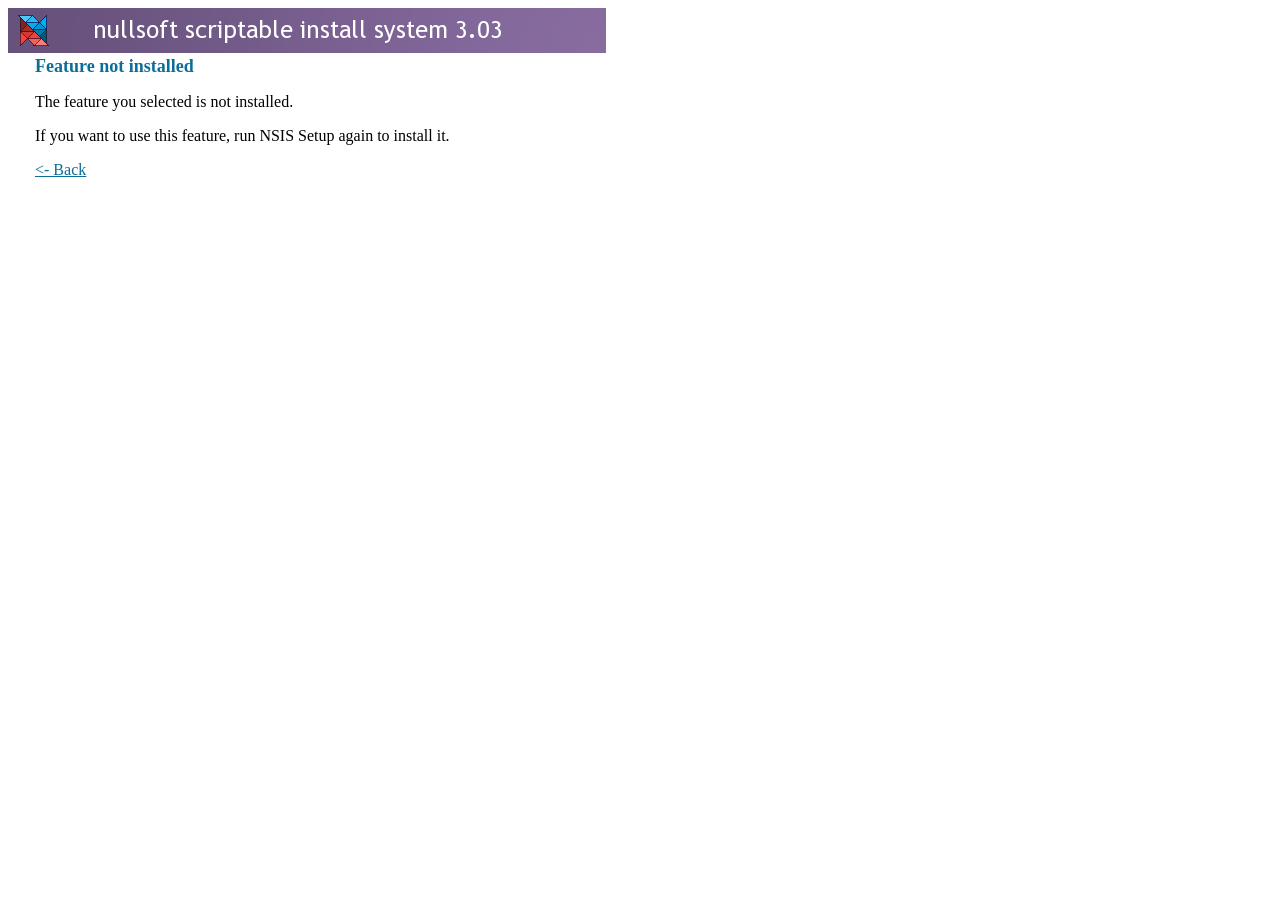
<file: tools/nsis/Menu/notinstalled.html>
<html>
<head><title>NSIS Menu</title></head>
<body link="#0C6E97">
    <div><img src="images/header.gif" width="598" height="45"></div>
    <table border="0">
        <tr>
            <td width="20">
            </td>
            <td>
                <p>
                    <font size="+1" color="#0C6E97"><b>Feature not installed</b></font></p>
                <p>
                    The feature you selected is not installed.</p>
                <p>
                    If you want to use this feature, run NSIS Setup again to install it.</p>
                <p>
                    <a href="index.html">&lt;- Back</a></p>
            </td>
        </tr>
    </table>
</body>
</html>
</file>
<file: chrome_extension/sidepanel/style.css>
/* ==============================================================================
   YOUTUBE STUDY INTELLIGENCE - CHROME SIDE PANEL THEME (PADRÃO DIAMANTE)
   Design System Google / Material Dark Elegance
   ============================================================================== */

:root {
  --bg-primary: #090d16;
  --bg-surface: #111827;
  --bg-card: #162032;
  --bg-card-hover: #1e2b44;
  --bg-card-active: rgba(14, 165, 233, 0.15);
  --border-subtle: #1f293d;
  --border-active: #0ea5e9;
  --text-main: #f8fafc;
  --text-muted: #94a3b8;
  --accent-cyan: #0ea5e9;
  --accent-glow: rgba(14, 165, 233, 0.4);
  --badge-time: #0f172a;
  --mark-highlight: #fef08a;
  --mark-text: #854d0e;
  --success: #10b981;
}

* {
  box-sizing: border-box;
  margin: 0;
  padding: 0;
}

body {
  font-family: 'Inter', -apple-system, BlinkMacSystemFont, sans-serif;
  background-color: var(--bg-primary);
  color: var(--text-main);
  height: 100vh;
  display: flex;
  flex-direction: column;
  overflow: hidden;
}

/* Header */
.app-header {
  background-color: var(--bg-surface);
  border-bottom: 1px solid var(--border-subtle);
  padding: 10px 14px;
  display: flex;
  align-items: center;
  justify-content: space-between;
  gap: 8px;
}

.header-brand {
  display: flex;
  align-items: center;
  gap: 10px;
}

.diamond-badge {
  font-size: 18px;
  background: linear-gradient(135deg, #0284c7, #38bdf8);
  width: 32px;
  height: 32px;
  border-radius: 8px;
  display: flex;
  align-items: center;
  justify-content: center;
  box-shadow: 0 0 10px var(--accent-glow);
}

.brand-title {
  font-size: 13.5px;
  font-weight: 700;
  letter-spacing: 0.3px;
  color: var(--text-main);
}

.sync-indicator {
  display: flex;
  align-items: center;
  gap: 5px;
  font-size: 11px;
  color: var(--text-muted);
}

.status-dot {
  width: 7px;
  height: 7px;
  border-radius: 50%;
  background-color: #64748b;
  transition: background-color 0.3s;
}

.status-dot.active {
  background-color: var(--success);
  box-shadow: 0 0 6px rgba(16, 185, 129, 0.6);
}

.header-actions {
  display: flex;
  gap: 6px;
}

.icon-btn {
  background: var(--bg-card);
  border: 1px solid var(--border-subtle);
  color: var(--text-muted);
  width: 30px;
  height: 30px;
  border-radius: 6px;
  cursor: pointer;
  display: flex;
  align-items: center;
  justify-content: center;
  font-size: 13px;
  transition: all 0.2s;
}

.icon-btn:hover {
  background: var(--bg-card-hover);
  color: var(--text-main);
  border-color: var(--accent-cyan);
}

/* Video Information Strip */
.video-info-strip {
  background: #0d1322;
  border-bottom: 1px solid var(--border-subtle);
  padding: 8px 14px;
}

.video-title {
  font-size: 12.5px;
  font-weight: 600;
  white-space: nowrap;
  overflow: hidden;
  text-overflow: ellipsis;
  color: #e2e8f0;
}

.video-channel {
  font-size: 11px;
  color: var(--text-muted);
  margin-top: 2px;
}

/* Controls Bar */
.controls-bar {
  background-color: var(--bg-surface);
  border-bottom: 1px solid var(--border-subtle);
  padding: 8px 14px;
  display: flex;
  align-items: center;
  justify-content: space-between;
  gap: 8px;
  flex-wrap: wrap;
}

.speed-selector {
  display: flex;
  align-items: center;
  gap: 4px;
}

.ctrl-label {
  font-size: 11px;
  color: var(--text-muted);
  margin-right: 2px;
}

.btn-speed, .btn-step {
  background: var(--bg-card);
  border: 1px solid var(--border-subtle);
  color: var(--text-muted);
  border-radius: 5px;
  padding: 3px 6px;
  font-size: 11px;
  font-family: 'JetBrains Mono', monospace;
  cursor: pointer;
  transition: all 0.2s;
}

.btn-speed:hover, .btn-speed.active {
  background: var(--accent-cyan);
  color: #000;
  font-weight: 700;
  border-color: var(--accent-cyan);
}

.btn-step:hover {
  background: var(--bg-card-hover);
  color: var(--text-main);
  border-color: var(--accent-cyan);
}

.auto-scroll-wrap {
  display: flex;
  align-items: center;
}

.toggle-label {
  font-size: 11px;
  color: var(--text-muted);
  display: flex;
  align-items: center;
  gap: 5px;
  cursor: pointer;
  user-select: none;
}

.toggle-label input {
  accent-color: var(--accent-cyan);
}

/* Tabs */
.tabs-nav {
  display: flex;
  background: var(--bg-surface);
  border-bottom: 1px solid var(--border-subtle);
  padding: 0 10px;
}

.tab-btn {
  flex: 1;
  background: transparent;
  border: none;
  border-bottom: 2px solid transparent;
  color: var(--text-muted);
  padding: 9px 4px;
  font-size: 12px;
  font-weight: 600;
  cursor: pointer;
  transition: all 0.2s;
  text-align: center;
}

.tab-btn:hover {
  color: var(--text-main);
}

.tab-btn.active {
  color: var(--accent-cyan);
  border-bottom-color: var(--accent-cyan);
}

/* Search Bar */
.search-section {
  padding: 10px 14px;
  background: var(--bg-surface);
  border-bottom: 1px solid var(--border-subtle);
  display: flex;
  flex-direction: column;
  gap: 6px;
}

.search-wrapper {
  position: relative;
  display: flex;
  align-items: center;
}

.search-field {
  width: 100%;
  background-color: var(--bg-primary);
  border: 1px solid var(--border-subtle);
  border-radius: 7px;
  padding: 7px 30px 7px 10px;
  color: var(--text-main);
  font-size: 12px;
  outline: none;
  transition: border-color 0.2s;
}

.search-field:focus {
  border-color: var(--accent-cyan);
  box-shadow: 0 0 6px var(--accent-glow);
}

.search-glass {
  position: absolute;
  right: 10px;
  font-size: 12px;
  color: var(--text-muted);
  pointer-events: none;
}

.search-counter {
  font-size: 10.5px;
  color: var(--text-muted);
}

/* Scrollable Container */
.content-scrollable {
  flex: 1;
  overflow-y: auto;
  padding: 12px;
  scroll-behavior: smooth;
}

.tab-pane {
  display: none;
}

.tab-pane.active {
  display: block;
}

/* Paragraph Cards */
.cards-list {
  display: flex;
  flex-direction: column;
  gap: 10px;
}

.study-card {
  background-color: var(--bg-card);
  border: 1px solid var(--border-subtle);
  border-radius: 8px;
  padding: 12px;
  cursor: pointer;
  transition: all 0.2s ease;
  display: flex;
  flex-direction: column;
  gap: 6px;
}

.study-card:hover {
  background-color: var(--bg-card-hover);
  border-color: #334155;
}

.study-card.active {
  background-color: var(--bg-card-active);
  border-color: var(--border-active);
  box-shadow: 0 0 10px rgba(14, 165, 233, 0.2);
}

.card-header {
  display: flex;
  align-items: center;
  justify-content: space-between;
}

.card-timestamp {
  background: var(--badge-time);
  color: var(--accent-cyan);
  border: 1px solid rgba(14, 165, 233, 0.3);
  font-family: 'JetBrains Mono', monospace;
  font-size: 11px;
  font-weight: 600;
  padding: 2px 6px;
  border-radius: 4px;
}

.card-text {
  font-size: 13.5px;
  line-height: 1.6;
  color: #cbd5e1;
}

.study-card.active .card-text {
  color: #ffffff;
  font-weight: 500;
}

mark {
  background-color: var(--mark-highlight);
  color: var(--mark-text);
  padding: 1px 3px;
  border-radius: 3px;
  font-weight: 600;
}

/* Cornell & Summary Views */
.cornell-container, .summary-container {
  font-size: 13px;
  line-height: 1.65;
  color: #cbd5e1;
  white-space: pre-wrap;
  padding: 6px;
}

/* Empty / Loading State */
.empty-state {
  display: flex;
  flex-direction: column;
  align-items: center;
  justify-content: center;
  text-align: center;
  padding: 30px 20px;
  gap: 12px;
}

.empty-icon {
  font-size: 36px;
}

.empty-state h3 {
  font-size: 14px;
  color: var(--text-main);
}

.empty-state p {
  font-size: 12px;
  color: var(--text-muted);
  line-height: 1.5;
}

.btn-action {
  background: linear-gradient(135deg, #0284c7, #38bdf8);
  border: none;
  color: white;
  padding: 8px 16px;
  border-radius: 7px;
  font-size: 12.5px;
  font-weight: 600;
  cursor: pointer;
  transition: box-shadow 0.2s;
}

.btn-action:hover {
  box-shadow: 0 0 10px var(--accent-glow);
}

/* Footer */
.app-footer {
  background-color: var(--bg-surface);
  border-top: 1px solid var(--border-subtle);
  padding: 8px 14px;
}

.footer-tip {
  font-size: 11px;
  color: var(--text-muted);
  text-align: center;
}

/* Custom Scrollbars */
::-webkit-scrollbar {
  width: 6px;
}
::-webkit-scrollbar-track {
  background: var(--bg-primary);
}
::-webkit-scrollbar-thumb {
  background: #1e293b;
  border-radius: 3px;
}
::-webkit-scrollbar-thumb:hover {
  background: #334155;
}
</file>
